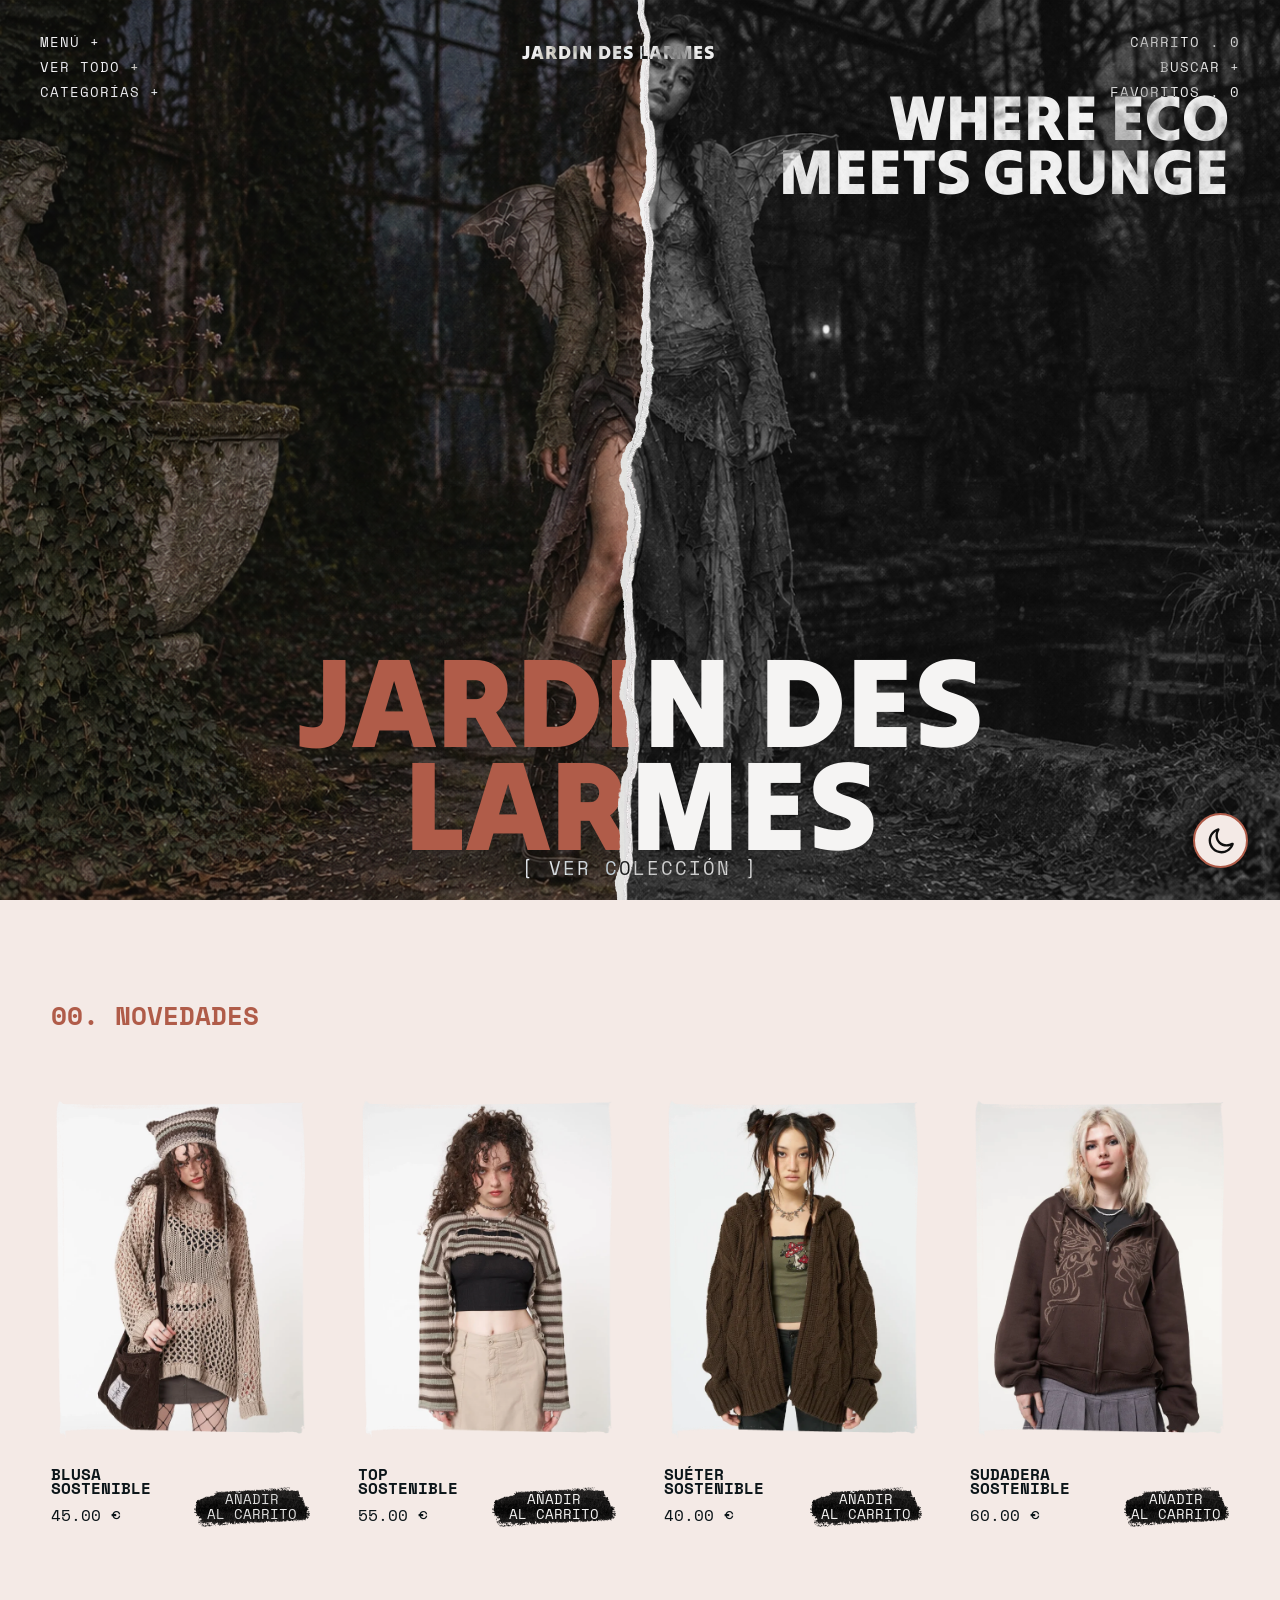
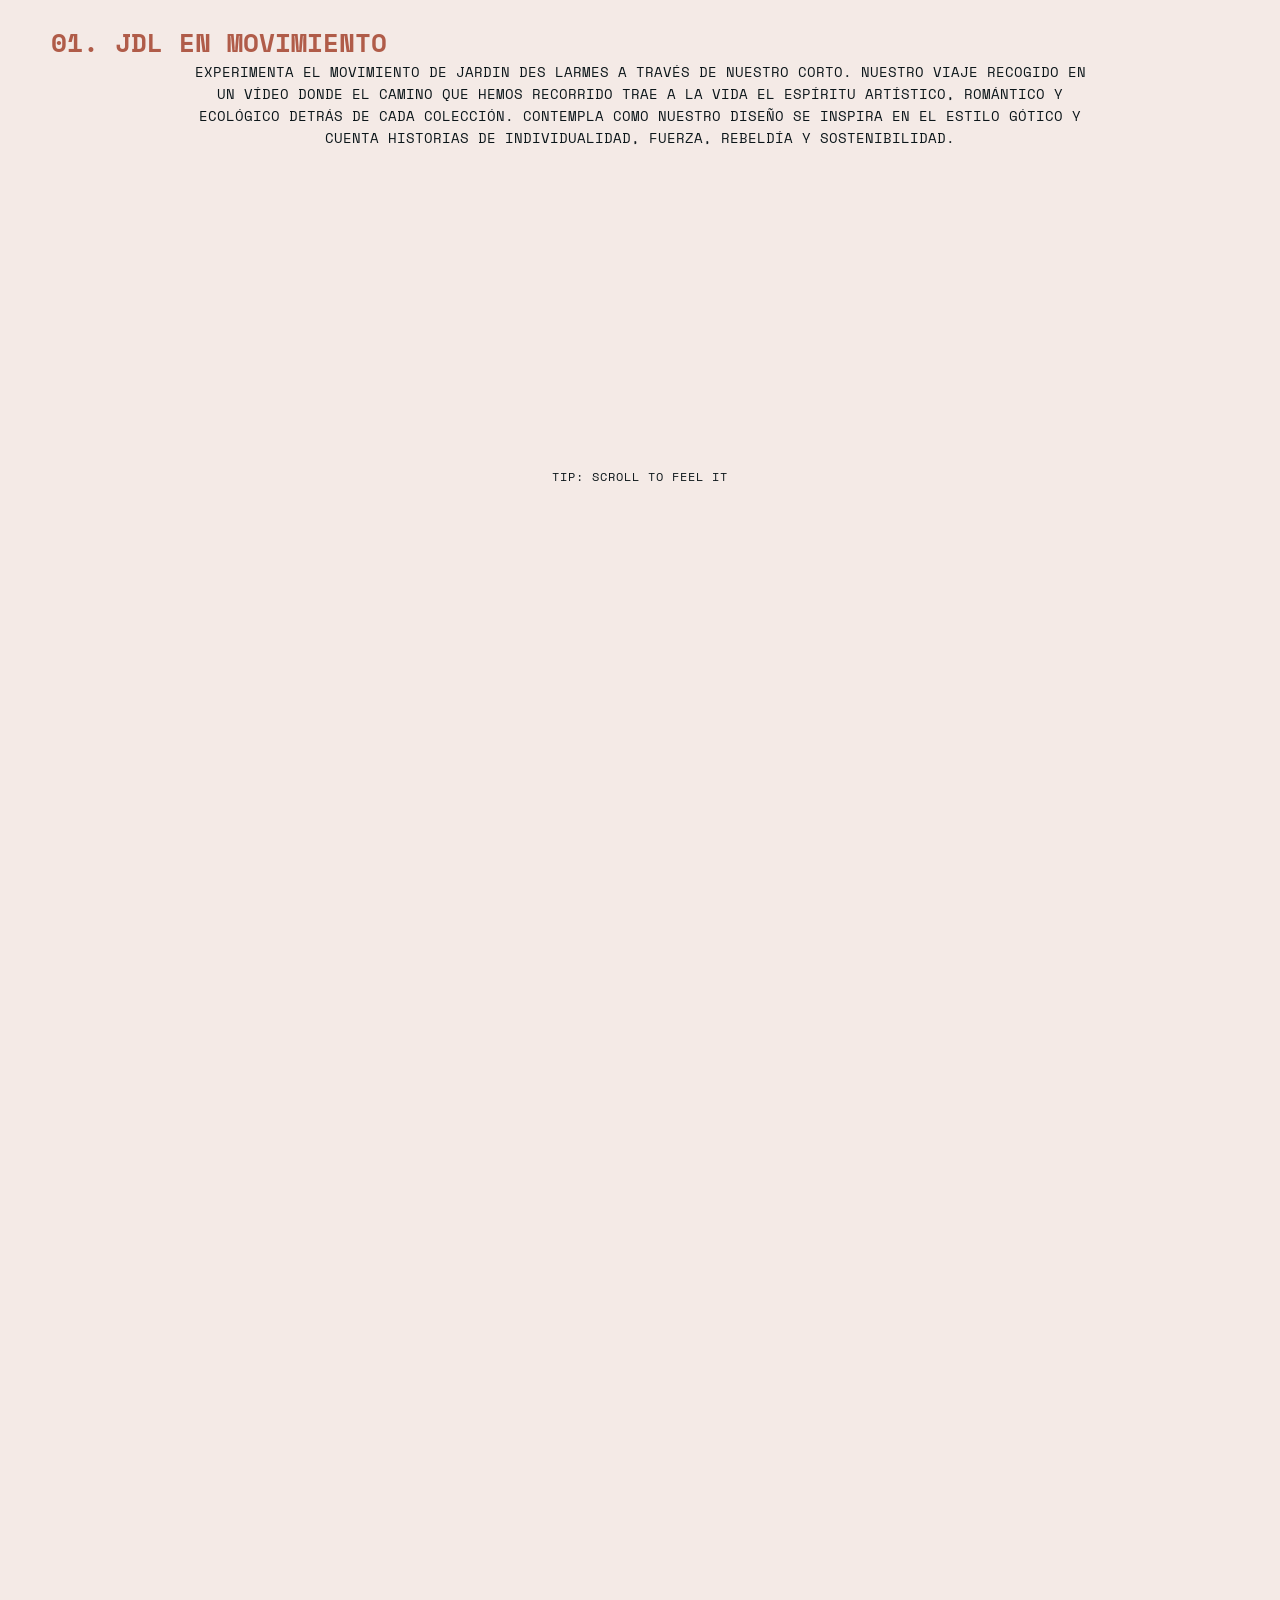
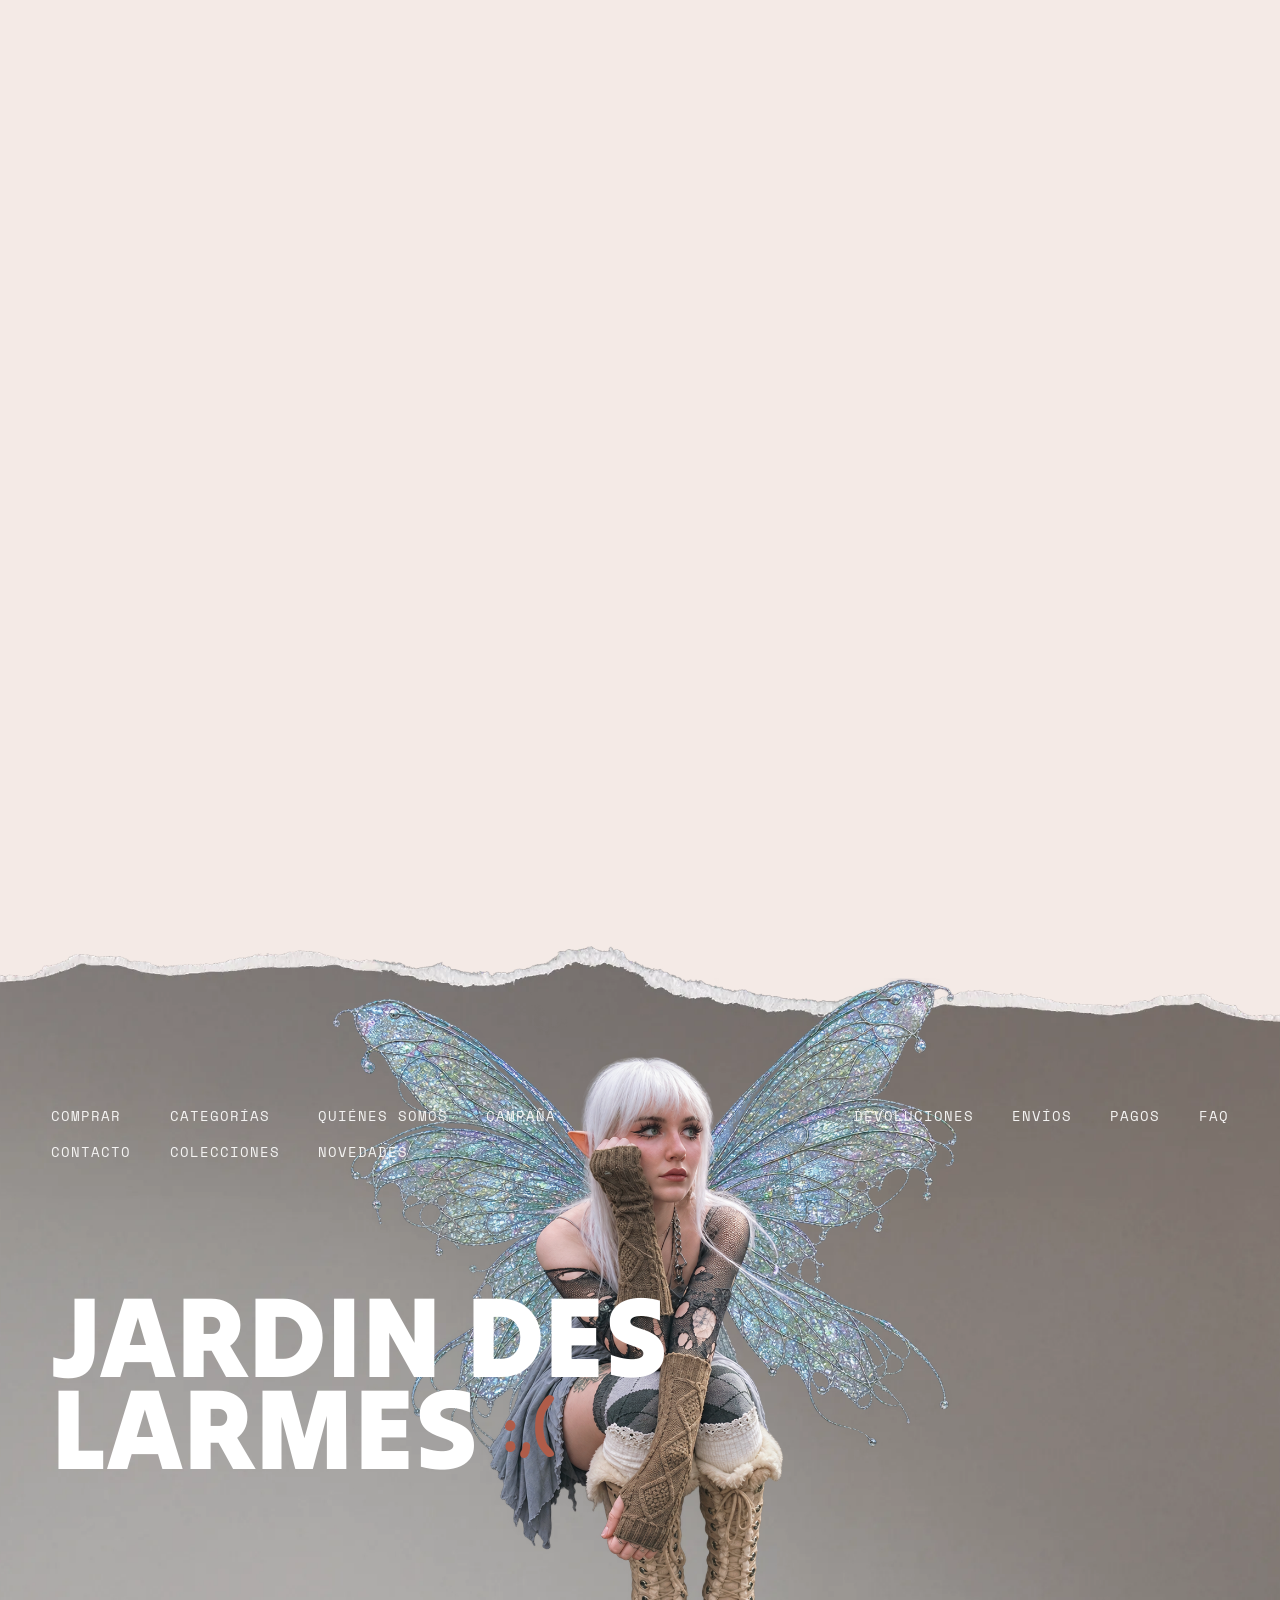
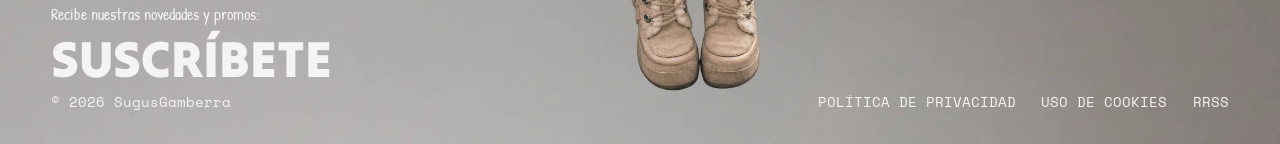
<file: index.html>
<!DOCTYPE html>
<html lang="es">
<head>
    <meta charset="UTF-8">
    <meta name="viewport" content="width=device-width, initial-scale=1.0">
    <title>Jardin des Larmes</title>
    <link rel="preconnect" href="https://fonts.googleapis.com">
    <link rel="preconnect" href="https://fonts.gstatic.com" crossorigin>
    <link href="https://fonts.googleapis.com/css2?family=Patrick+Hand&family=Space+Mono:ital,wght@0,400;0,700;1,400;1,700&family=Tilt+Warp&display=swap" rel="stylesheet">
    <!-- le he metido id para cambiar el css con un poco de js -->
    <link id="link-estilos" rel="stylesheet" href="estilos.css">
</head>
<body>
    <!-- cabecera, uso texto-negativo para q el color haga contraste automatico con las fotos del carrusel-->
    <header class="cabecera texto-negativo">
        <!--menu izq: los enlaces tienen un garabato svg q animo al pasar el raton
        el svg lo hice en https://yqnn.github.io/svg-path-editor/ probando lo q mas m convencia de a poco-->
        <div class="cabecera__izquierda">
            <nav class="cabecera__nav">
                <a href="#" class="enlace-nav">Menú +<svg class="garabato" viewBox="0 0 100 40" preserveAspectRatio="none"><path d="M5,15 Q30,5 95,15 Q60,30 10,20 Q45,10 90,25" pathLength="1"></path></svg></a>
                <a href="#" class="enlace-nav">Ver todo +<svg class="garabato" viewBox="0 0 100 40" preserveAspectRatio="none"><path d="M5,20 Q40,10 95,18 Q50,28 15,22 Q60,15 90,26" pathLength="1"></path></svg></a>
                <a href="#" class="enlace-nav">Categorías +<svg class="garabato" viewBox="0 0 100 40" preserveAspectRatio="none"><path d="M10,18 Q45,5 90,15 Q40,30 5,20 Q55,12 95,25" pathLength="1"></path></svg></a>
            </nav>
        </div>
        <!--logo: le separo la cara triste en un span xk le quiero dar vidilla independiente en los estilos-->
        <div class="cabecera__centro">
            <a href="#" class="logo-principal">Jardin des Larmes <span class="carita-triste">:,(</span></a>
        </div>
        <!--menu drcho: mointado igual q el izquierod-->
        <div class="cabecera__derecha">
            <nav class="cabecera__nav">
                <a href="#" class="enlace-nav">Carrito . 0<svg class="garabato" viewBox="0 0 100 40" preserveAspectRatio="none"><path d="M5,15 Q30,5 95,15 Q60,30 10,20 Q45,10 90,25" pathLength="1"></path></svg></a>
                <a href="#" class="enlace-nav">Buscar +<svg class="garabato" viewBox="0 0 100 40" preserveAspectRatio="none"><path d="M10,18 Q45,5 90,15 Q40,30 5,20 Q55,12 95,25" pathLength="1"></path></svg></a>
                <a href="#" class="enlace-nav">Favoritos . 0<svg class="garabato" viewBox="0 0 100 40" preserveAspectRatio="none"><path d="M5,20 Q40,10 95,18 Q50,28 15,22 Q60,15 90,26" pathLength="1"></path></svg></a>
            </nav>
        </div>
        <!--botno hamburguesa resposnivb, no es funcional era x usar el media querie clasico sin el clamp-->
        <button class="menu-hamburguesa" aria-label="Abrir menú">
            <svg width="28" height="28" viewBox="0 0 24 24" fill="none" stroke="currentColor" stroke-width="2.5" stroke-linecap="round">
                <line x1="3" y1="6" x2="21" y2="6"></line>
                <line x1="3" y1="12" x2="21" y2="12"></line>
                <line x1="3" y1="18" x2="21" y2="18"></line>
            </svg>
        </button>
    </header>
    <!-- portada: uso un contenedor con perspective en CSS para darle el volumen 3D al carrusel-->
    <main class="seccion-portada">
        <div class="mascara-contenedor">
            <!--es un cubo invisible que voy a hacer rotar en el eje x usando JS-->
            <div class="portada__carrusel-fondo">
                <!--diapositiva 1: cada cara del cubo se divide en dos capas superpuestas para q en una lleve el
                blanco y negro y en la otra lleve la imagen a color-->
                <div class="diapositiva">
                    <div class="capa-base">
                        <img src="img/jardin.png" alt="Jardin des Larmes" class="img-carrusel">
                        <div class="portada__info-coleccion"><h2 class="titulo-coleccion titulo-coleccion--base txt-carrusel">JARDIN DES<br>LARMES</h2></div>
                    </div>
                    <div class="capa-mascara">
                        <img src="img/jardin.png" alt="Jardin des Larmes" class="img-carrusel">
                        <div class="portada__info-coleccion"><h2 class="titulo-coleccion titulo-coleccion--rojo txt-carrusel">JARDIN DES<br>LARMES</h2></div>
                    </div>
                </div>
                <!--diapo 2-->
                <div class="diapositiva">
                    <div class="capa-base">
                        <img src="img/solsticio.png" alt="Solstice d'été" class="img-carrusel">
                        <div class="portada__info-coleccion"><h2 class="titulo-coleccion titulo-coleccion--base txt-carrusel">SOLSTICE<br>D'ÉTÉ</h2></div>
                    </div>
                    <div class="capa-mascara">
                        <img src="img/solsticio.png" alt="Solstice d'été" class="img-carrusel">
                        <div class="portada__info-coleccion"><h2 class="titulo-coleccion titulo-coleccion--rojo txt-carrusel">SOLSTICE<br>D'ÉTÉ</h2></div>
                    </div>
                </div>
                <!--diapo 3-->
                <div class="diapositiva">
                    <div class="capa-base">
                        <img src="img/noche.png" alt="Nuit des fées" class="img-carrusel">
                        <div class="portada__info-coleccion"><h2 class="titulo-coleccion titulo-coleccion--base txt-carrusel">NUIT DES<br>FÉES</h2></div>
                    </div>
                    <div class="capa-mascara">
                        <img src="img/noche.png" alt="Nuit des fées" class="img-carrusel">
                        <div class="portada__info-coleccion"><h2 class="titulo-coleccion titulo-coleccion--rojo txt-carrusel">NUIT DES<br>FÉES</h2></div>
                    </div>
                </div>
                <!--diapo 4-->
                <div class="diapositiva">
                    <div class="capa-base">
                        <img src="img/bosque.png" alt="Forêt enchantée" class="img-carrusel">
                        <div class="portada__info-coleccion"><h2 class="titulo-coleccion titulo-coleccion--base txt-carrusel">FORÊT<br>ENCHANTÉE</h2></div>
                    </div>
                    <div class="capa-mascara">
                        <img src="img/bosque.png" alt="Forêt enchantée" class="img-carrusel">
                        <div class="portada__info-coleccion"><h2 class="titulo-coleccion titulo-coleccion--rojo txt-carrusel">FORÊT<br>ENCHANTÉE</h2></div>
                    </div>
                </div>
            </div>
        </div>
        <!--superpongo el texto a todo el bloque del 3d y con el id para que el script sepa donde tiene q inyectar grunge o goth-->
        <div class="portada__contenido texto-negativo">
            <h1 class="portada__eslogan" id="eslogan-portada">WHERE ECO<br>MEETS GRUNGE</h1>
            <!--cta-->
            <a href="#coleccion" class="enlace-coleccion texto-negativo">
                <span class="texto-diferencia">[ VER COLECCIÓN ]</span>
                <svg class="garabato" viewBox="0 0 100 40" preserveAspectRatio="none"><path d="M5,20 Q40,10 95,18 Q50,28 15,22 Q60,15 90,26" pathLength="1"></path></svg>
            </a>
        </div>
    </main>
    <!--novedades:tiro d css grid para q las columnas se monten solas segun el ancho de la pantalla
    sin volverme loca con media queries -->
    <section class="seccion-nuevos" id="nuevos">
        <h2 class="titulo-seccion">00. NOVEDADES</h2>
        <div class="cuadricula-productos">
            <!--este es el patron reutilizable,la misma estructura exacta me vale para todas las secciones de la tienda
            este patron se repite para el resto d productos-->
            <article class="tarjeta-producto">
                <!--la imagen lleva aspect-ratio fijo y object-fit en el CSS para que ninguna foto d modelo se deforme ni
                m descuadre la rejilla-->
                <img src="img/blusa.webp" alt="Blusa sostenible" class="producto-img">
                <!--aqui meto flexbox para empujar los textos a la izquierda y el boton a la derecha 
                dejandolo todo alineado por abajo -->
                <div class="producto-info">
                    <div class="producto-textos texto-negativo">
                        <h3 class="txt-producto">Blusa Sostenible</h3><p>45.00 €</p>
                    </div>
                    <!--le meto una imagen de fondo absoluta para que parezca una mancha sin ensuciar el html-->
                    <button class="boton-carrito"><img src="img/boton.webp" alt="Fondo botón" class="boton-fondo"><span class="texto-negativo">Añadir<br>al carrito</span></button>
                </div>
            </article>
            <article class="tarjeta-producto">
                <img src="img/top.webp" alt="Top sostenible" class="producto-img">
                <div class="producto-info">
                    <div class="producto-textos texto-negativo">
                        <h3 class="txt-producto">Top Sostenible</h3><p>55.00 €</p>
                    </div>
                    <button class="boton-carrito"><img src="img/boton.webp" alt="Fondo botón" class="boton-fondo"><span>Añadir<br>al carrito</span></button>
                </div>
            </article>
            <article class="tarjeta-producto">
                <img src="img/sueter.webp" alt="Suéter sostenible" class="producto-img">
                <div class="producto-info">
                    <div class="producto-textos texto-negativo">
                        <h3 class="txt-producto">Suéter Sostenible</h3><p>40.00 €</p>
                    </div>
                    <button class="boton-carrito"><img src="img/boton.webp" alt="Fondo botón" class="boton-fondo"><span>Añadir<br>al carrito</span></button>
                </div>
            </article>
            <article class="tarjeta-producto">
                <img src="img/sudadera.webp" alt="Sudadera sostenible" class="producto-img">
                <div class="producto-info">
                    <div class="producto-textos texto-negativo">
                        <h3 class="txt-producto">Sudadera Sostenible</h3><p>60.00 €</p>
                    </div>
                    <button class="boton-carrito"><img src="img/boton.webp" alt="Fondo botón" class="boton-fondo"><span>Añadir<br>al carrito</span></button>
                </div>
            </article>
        </div>
    </section>
    <!--uso view timeline para animar el video, lo veras en el pdf expuesto-->
    <section class="jdl-movimiento" id="video" style="view-timeline-name: --revelado-video; view-timeline-axis: block;">
        <div class="video-contenedor">
            <h2 class="titulo-seccion">01. JDL EN MOVIMIENTO</h2>
            <p class="texto-central texto-negativo">Experimenta el movimiento de Jardin des Larmes a través de nuestro corto. Nuestro viaje recogido en un vídeo donde el camino que hemos recorrido trae a la vida el espíritu artístico, romántico y ecológico detrás de cada colección. Contempla como nuestro diseño se inspira en el estilo gótico y cuenta historias de individualidad, fuerza, rebeldía y sostenibilidad.</p>
            <video src="media/video.mp4" autoplay loop muted playsinline style="animation-timeline: --revelado-video; animation-range: entry 100% exit 0%;"></video>
            <p class="texto-tip texto-negativo">Tip: scroll to feel it</p>
        </div>
    </section>
    <!--footer montado x capas usando posicionamiento absoluto para las imagenes y relativo para el texto -->
    <footer class="pie-pagina" id="pie-pagina">
        <!--el fondo, q enn el CSS le puse object-position: top center para que no se corte al ensanchar la pantalla-->
        <img src="img/footer.webp" alt="Fondo Footer" class="pie-fondo">
        <!--aqui le pongo la clase img-footer para que mi script de js sepa q foto cambiar al pasar al modo goth-->
        <img src="img/hada.png" alt="Modelo Footer" class="pie-modelo img-footer">
        <!--position: relative y con z-index alto para quedar por encima de las dos imágenes anteriores
        en el logo he intentado meter el texto-negativo pero no sale, no se me ocurre nada mas x el momento-->
        <div class="pie-contenido">
            <div class="pie-top">
                <nav class="pie-nav-izq"><a href="#">Comprar</a><a href="#">Categorías</a><a href="#">Quiénes somos</a><a href="#">Campaña</a><a href="#">Contacto</a><a href="#">Colecciones</a><a href="#">Novedades</a></nav>
                <nav class="pie-nav-der"><a href="#">Devoluciones</a><a href="#">Envíos</a><a href="#">Pagos</a><a href="#">FAQ</a></nav>
            </div>
            <div class="pie-centro">
                <h2 class="pie-logo texto-negativo">JARDIN DES<br> LARMES <span class="carita-triste">:,(</span></h2>
            </div>
            <div class="pie-bottom">
                <div class="pie-suscripcion">
                    <!--inicialmente puse esto para el reto pero con el video lo tuve q meter tb, ya lo deje asi hahaha-->
                    <p class="pie-directo" style="color: var(--texto-claro); font-family: var(--fuente-dibujada);">Recibe nuestras novedades y promos:</p>
                    <button class="pie-suscripcion-btn">SUSCRÍBETE</button>
                    <p class="derechos-autor">&copy; 2026 <a href="https://github.com/SugusGamberra" target="_blank">SugusGamberra</a></p>
                </div>
                <nav class="pie-legales"><a href="#">Política de privacidad</a><a href="#">Uso de cookies</a><a href="#">RRSS</a></nav>
            </div>
        </div>
    </footer>
    <!--boton d cambio d tema, como entendi q pedias 2 css pues he dicho d ponerlos con cambios pero q lo puedas ver de golpe
    directamente-->
    <button id="btn-tema" class="boton-tema" aria-label="Cambiar tema">
        <img src="img/luna.svg" alt="Tema Luna" class="icono-luna">
        <img src="img/sol.svg" alt="Tema Sol" class="icono-sol" style="display: none;">
    </button>
    <script>
        /*js carrusel y cabecera
        roto el cubo d la portada cada 8 segundos sumando 90 grados al eje x
        controlo el scroll d la cabecera,si bajo mas d 50px la encojo y si subo la devuelvo a la posicion inicial
        con transiciones suaves*/
        const carrusel = document.querySelector('.portada__carrusel-fondo');
        let anguloActual = 0;
        setInterval(() => {
            anguloActual += 90; 
            carrusel.style.transform = `translateZ(-50vh) rotateX(${anguloActual}deg)`;
        }, 8000);
        const cabecera = document.querySelector('.cabecera');
        window.addEventListener('scroll', () => {
            const desplazamientoActual = window.scrollY;
            if (desplazamientoActual > 50) {
                if (!cabecera.classList.contains('desplazada')) {
                    cabecera.classList.add('desplazada');
                    cabecera.classList.remove('desplazada-inversa');
                }
            } else {
                if (cabecera.classList.contains('desplazada')) {
                    cabecera.classList.remove('desplazada');
                    cabecera.classList.add('desplazada-inversa');
                    setTimeout(() => { cabecera.classList.remove('desplazada-inversa'); }, 700);
                }
            }
        });
        /*botn del cambio d tema
        hago un diccionario para meter todo lo q tiene q cambiar par no duplicar html*/
        const btnTema = document.getElementById('btn-tema');
        const linkEstilos = document.getElementById('link-estilos');
        const iconoSol = document.querySelector('.icono-sol');
        const iconoLuna = document.querySelector('.icono-luna');
        //tema goth
        const temaGoth = {
            css: 'estilos-alt.css',
            imgCarrusel: ['img/fleurs.png', 'img/amour.png', 'img/rossignol.png', 'img/sel.png'],
            textCarrusel: ['POITRINE DE<br>FLEURS', 'MON<br>AMOUR', 'NACHTIGALLEN<br>SEHNEN', 'GOÛT DE<br>SEL'],
            imgProductos: ['img/camisa.png', 'img/corset.png', 'img/falda.webp', 'img/sueter.jpg'],
            textProductos: ['Camisa Sostenible', 'Corset Sostenible', 'Falda Sostenible', 'Suéter Sostenible'],
            imgFooter: 'img/footer.png',
            textEslogan: 'WHERE ECO<br>MEETS GOTH'
        };
        //tema fairy q arranca x defecto
        const temaFairy = {
            css: 'estilos.css',
            imgCarrusel: ['img/jardin.png', 'img/solsticio.png', 'img/noche.png', 'img/bosque.png'],
            textCarrusel: ['JARDIN DES<br>LARMES', "SOLSTICE<br>D'ÉTÉ", 'NUIT DES<br>FÉES', 'FORÊT<br>ENCHANTÉE'],
            imgProductos: ['img/blusa.webp', 'img/top.webp', 'img/sueter.webp', 'img/sudadera.webp'],
            textProductos: ['Blusa Sostenible', 'Top Sostenible', 'Suéter Sostenible', 'Sudadera Sostenible'],
            imgFooter: 'img/hada.png',
            textEslogan: 'WHERE ECO<br>MEETS GRUNGE'
        };
        let esFairy = true;
        /* al clicar en el boton flotante invierto el estado y aplico los camvios d todo a la vez*/
        btnTema.addEventListener('click', () => {
            esFairy = !esFairy;
            const temaActivo = esFairy ? temaFairy : temaGoth;
            linkEstilos.setAttribute('href', temaActivo.css);
            iconoSol.style.display = esFairy ? 'none' : 'block';
            iconoLuna.style.display = esFairy ? 'block' : 'none';
            document.querySelectorAll('.diapositiva').forEach((diapo, i) => {
                diapo.querySelectorAll('img.img-carrusel').forEach(img => img.src = temaActivo.imgCarrusel[i]);
                diapo.querySelectorAll('.txt-carrusel').forEach(txt => txt.innerHTML = temaActivo.textCarrusel[i]);
            });
            document.querySelectorAll('.tarjeta-producto').forEach((tarjeta, i) => {
                tarjeta.querySelector('.producto-img').src = temaActivo.imgProductos[i];
                tarjeta.querySelector('.txt-producto').textContent = temaActivo.textProductos[i];
            });
            document.querySelector('.img-footer').src = temaActivo.imgFooter;
            document.getElementById('eslogan-portada').innerHTML = temaActivo.textEslogan;
        });
    </script>
</body>
</html>
</file>
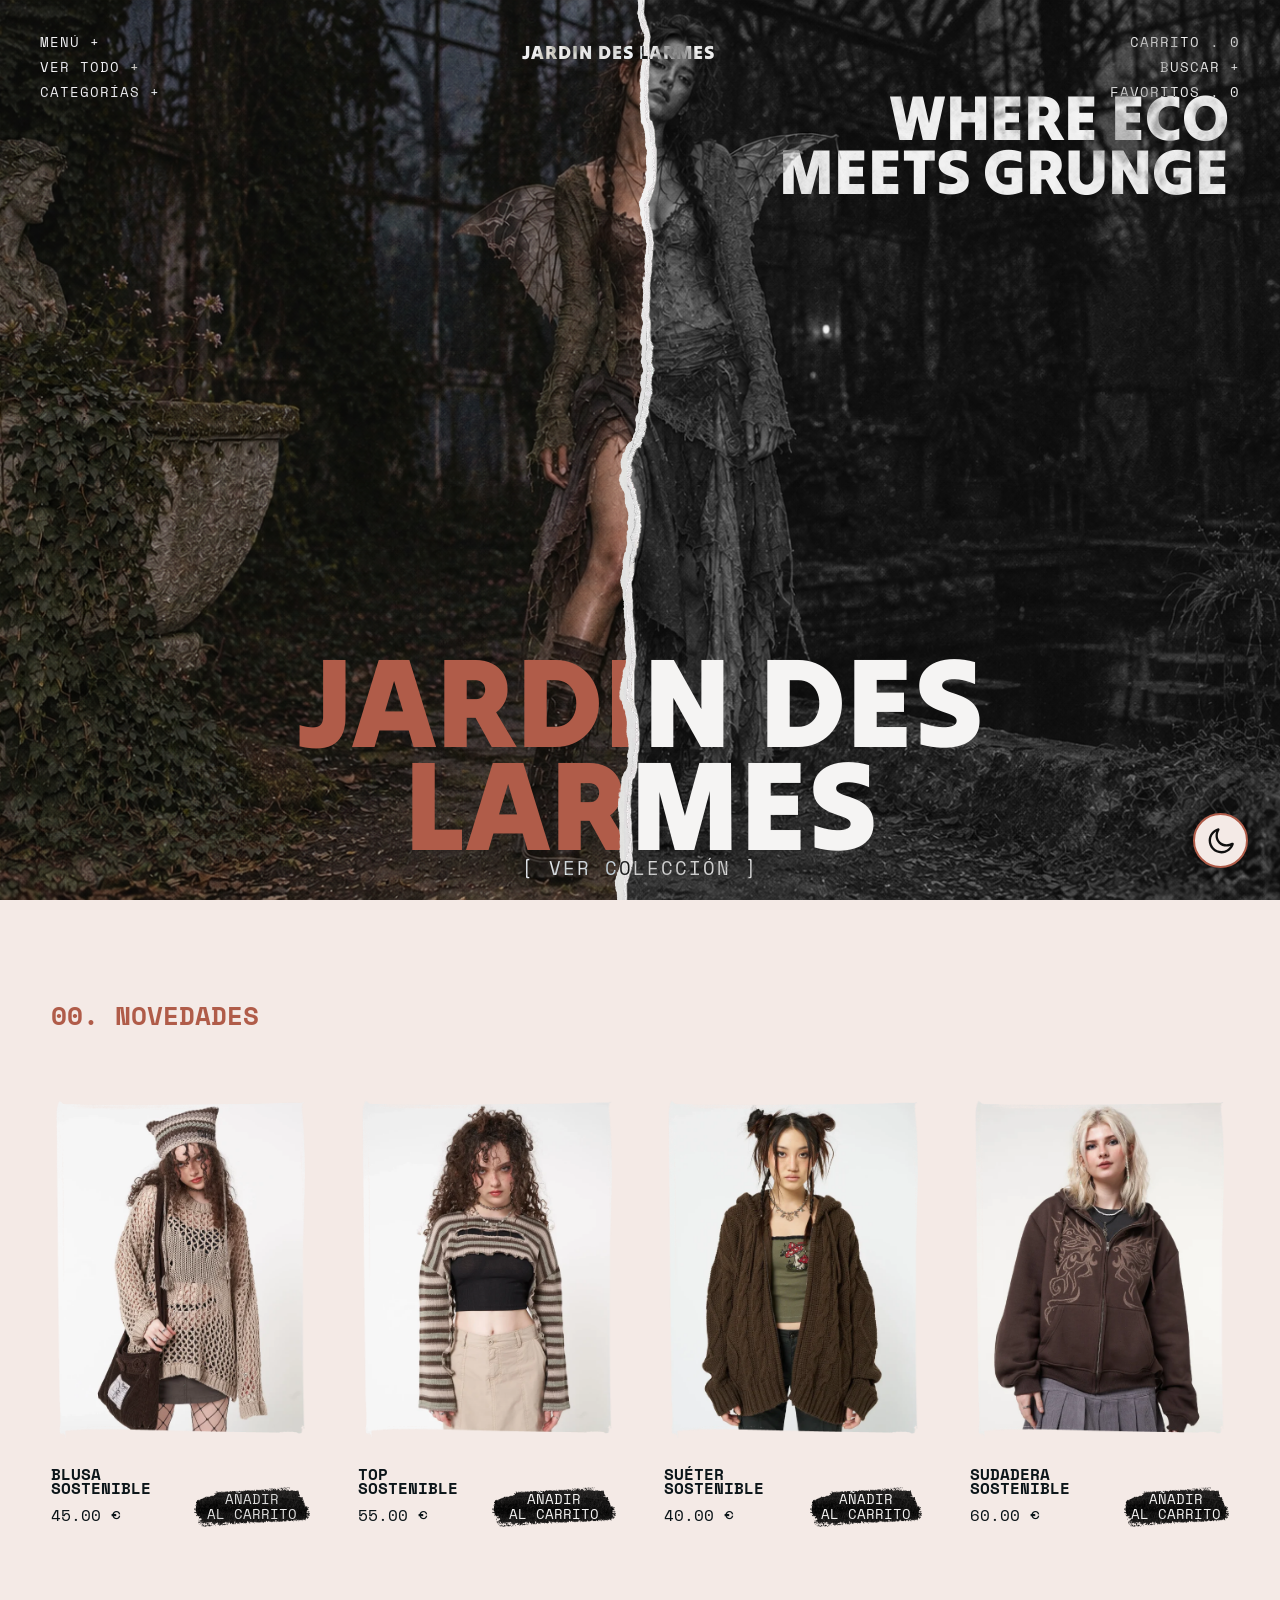
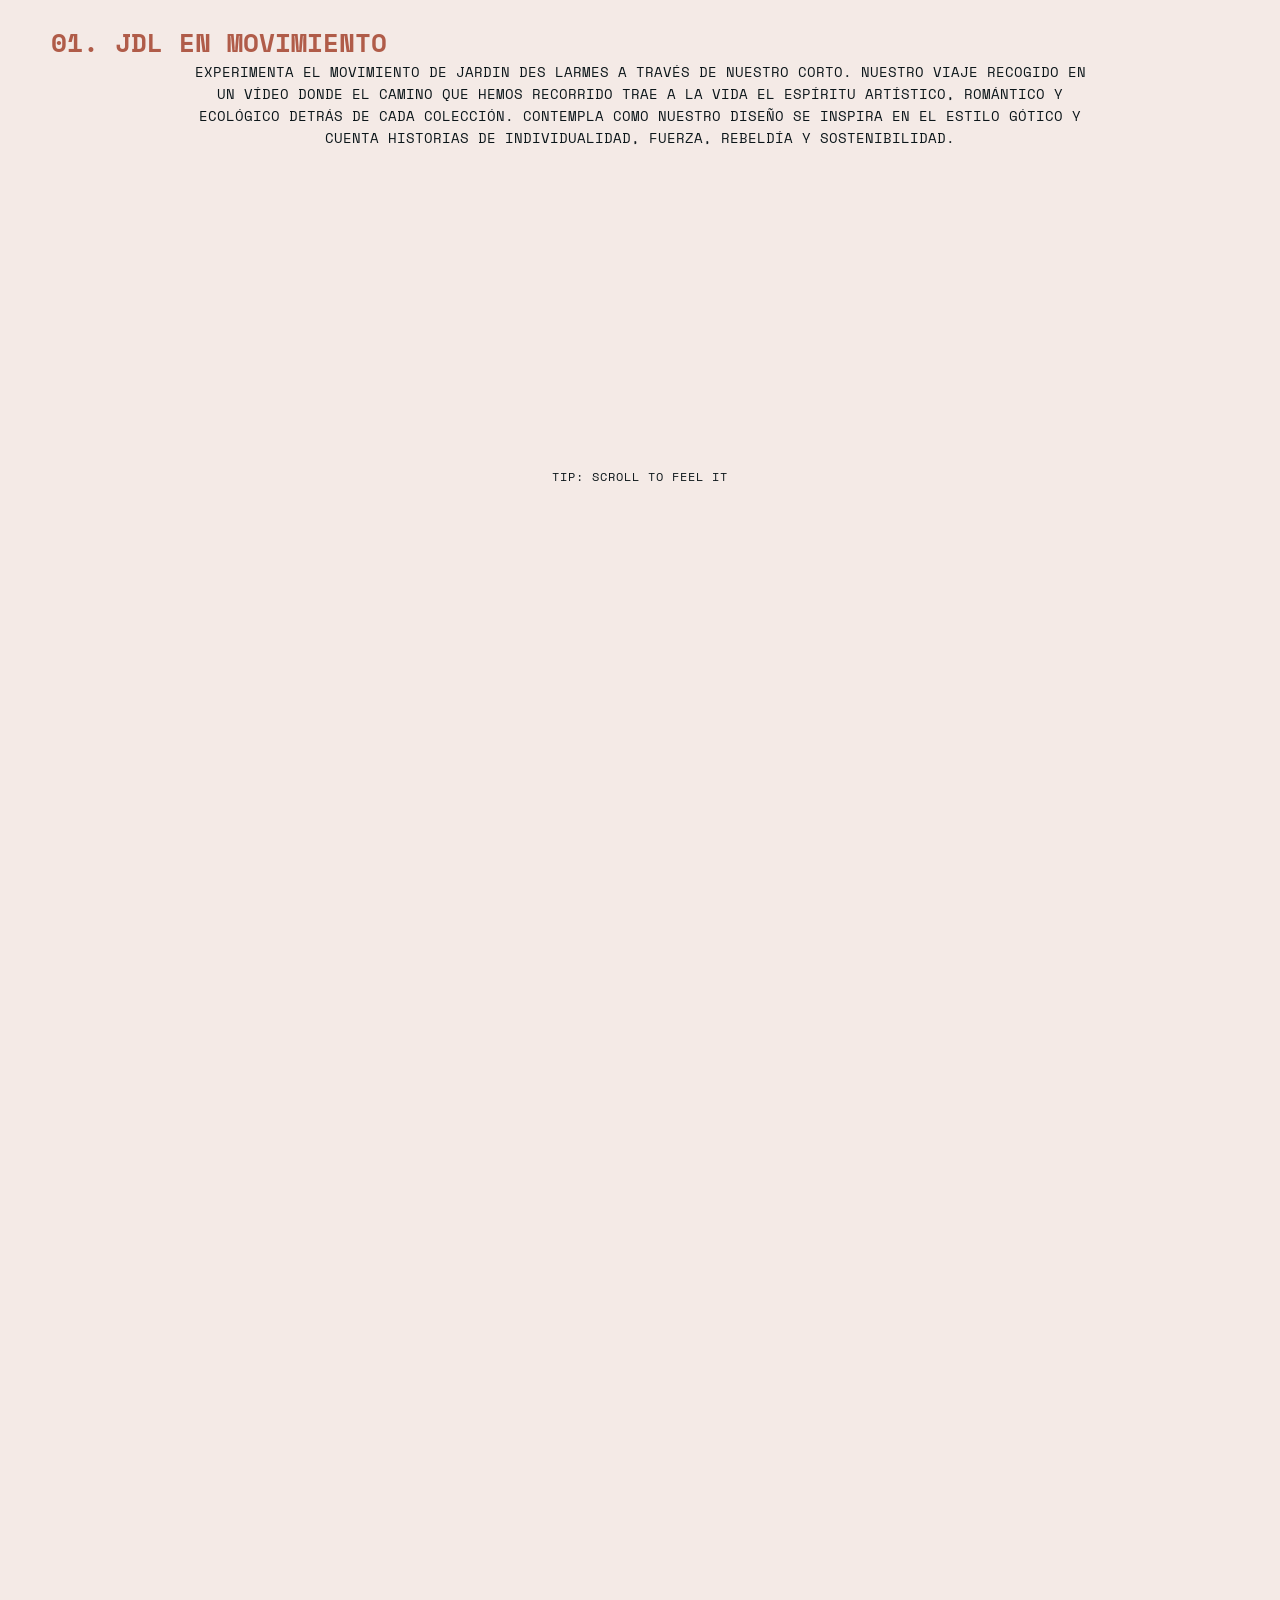
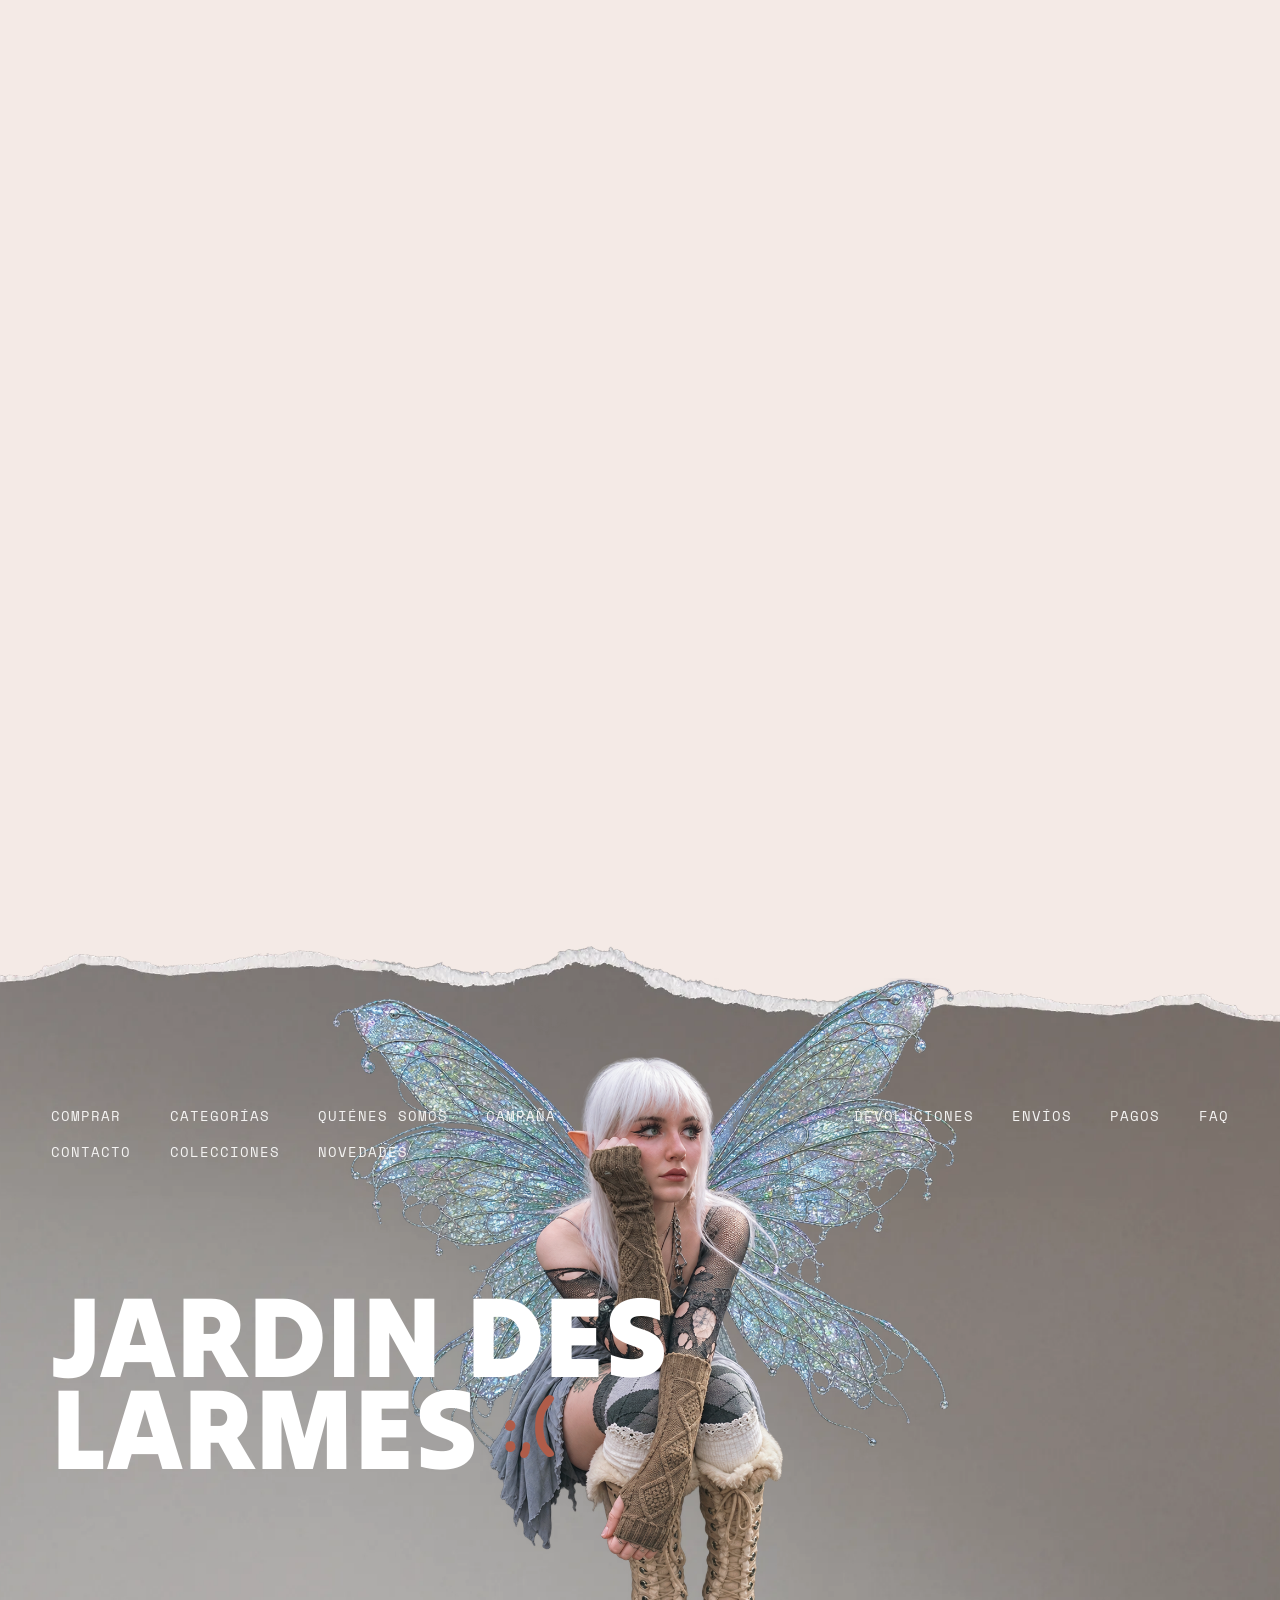
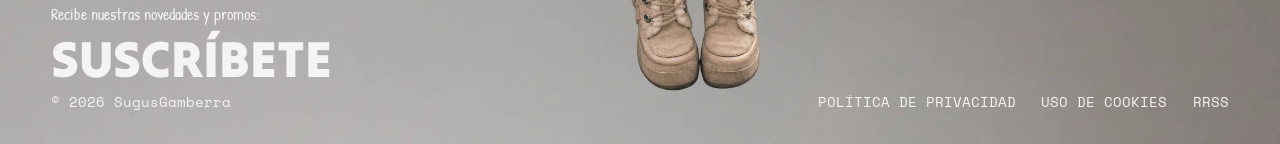
<file: src/index.html>
<!DOCTYPE html>
<html lang="es">
<head>
    <meta charset="UTF-8">
    <meta name="viewport" content="width=device-width, initial-scale=1.0">
    <title>Jardin des Larmes</title>
    <link rel="preconnect" href="https://fonts.googleapis.com">
    <link rel="preconnect" href="https://fonts.gstatic.com" crossorigin>
    <link href="https://fonts.googleapis.com/css2?family=Patrick+Hand&family=Space+Mono:ital,wght@0,400;0,700;1,400;1,700&family=Tilt+Warp&display=swap" rel="stylesheet">
    <!-- le he metido id para cambiar el css con un poco de js -->
    <link id="link-estilos" rel="stylesheet" href="estilos.css">
</head>
<body>
    <!-- cabecera, uso texto-negativo para q el color haga contraste automatico con las fotos del carrusel-->
    <header class="cabecera texto-negativo">
        <!--menu izq: los enlaces tienen un garabato svg q animo al pasar el raton
        el svg lo hice en https://yqnn.github.io/svg-path-editor/ probando lo q mas m convencia de a poco-->
        <div class="cabecera__izquierda">
            <nav class="cabecera__nav">
                <a href="#" class="enlace-nav">Menú +<svg class="garabato" viewBox="0 0 100 40" preserveAspectRatio="none"><path d="M5,15 Q30,5 95,15 Q60,30 10,20 Q45,10 90,25" pathLength="1"></path></svg></a>
                <a href="#" class="enlace-nav">Ver todo +<svg class="garabato" viewBox="0 0 100 40" preserveAspectRatio="none"><path d="M5,20 Q40,10 95,18 Q50,28 15,22 Q60,15 90,26" pathLength="1"></path></svg></a>
                <a href="#" class="enlace-nav">Categorías +<svg class="garabato" viewBox="0 0 100 40" preserveAspectRatio="none"><path d="M10,18 Q45,5 90,15 Q40,30 5,20 Q55,12 95,25" pathLength="1"></path></svg></a>
            </nav>
        </div>
        <!--logo: le separo la cara triste en un span xk le quiero dar vidilla independiente en los estilos-->
        <div class="cabecera__centro">
            <a href="#" class="logo-principal">Jardin des Larmes <span class="carita-triste">:,(</span></a>
        </div>
        <!--menu drcho: mointado igual q el izquierod-->
        <div class="cabecera__derecha">
            <nav class="cabecera__nav">
                <a href="#" class="enlace-nav">Carrito . 0<svg class="garabato" viewBox="0 0 100 40" preserveAspectRatio="none"><path d="M5,15 Q30,5 95,15 Q60,30 10,20 Q45,10 90,25" pathLength="1"></path></svg></a>
                <a href="#" class="enlace-nav">Buscar +<svg class="garabato" viewBox="0 0 100 40" preserveAspectRatio="none"><path d="M10,18 Q45,5 90,15 Q40,30 5,20 Q55,12 95,25" pathLength="1"></path></svg></a>
                <a href="#" class="enlace-nav">Favoritos . 0<svg class="garabato" viewBox="0 0 100 40" preserveAspectRatio="none"><path d="M5,20 Q40,10 95,18 Q50,28 15,22 Q60,15 90,26" pathLength="1"></path></svg></a>
            </nav>
        </div>
        <!--botno hamburguesa resposnivb, no es funcional era x usar el media querie clasico sin el clamp-->
        <button class="menu-hamburguesa" aria-label="Abrir menú">
            <svg width="28" height="28" viewBox="0 0 24 24" fill="none" stroke="currentColor" stroke-width="2.5" stroke-linecap="round">
                <line x1="3" y1="6" x2="21" y2="6"></line>
                <line x1="3" y1="12" x2="21" y2="12"></line>
                <line x1="3" y1="18" x2="21" y2="18"></line>
            </svg>
        </button>
    </header>
    <!-- portada: uso un contenedor con perspective en CSS para darle el volumen 3D al carrusel-->
    <main class="seccion-portada">
        <div class="mascara-contenedor">
            <!--es un cubo invisible que voy a hacer rotar en el eje x usando JS-->
            <div class="portada__carrusel-fondo">
                <!--diapositiva 1: cada cara del cubo se divide en dos capas superpuestas para q en una lleve el
                blanco y negro y en la otra lleve la imagen a color-->
                <div class="diapositiva">
                    <div class="capa-base">
                        <img src="/img/jardin.png" alt="Jardin des Larmes" class="img-carrusel">
                        <div class="portada__info-coleccion"><h2 class="titulo-coleccion titulo-coleccion--base txt-carrusel">JARDIN DES<br>LARMES</h2></div>
                    </div>
                    <div class="capa-mascara">
                        <img src="/img/jardin.png" alt="Jardin des Larmes" class="img-carrusel">
                        <div class="portada__info-coleccion"><h2 class="titulo-coleccion titulo-coleccion--rojo txt-carrusel">JARDIN DES<br>LARMES</h2></div>
                    </div>
                </div>
                <!--diapo 2-->
                <div class="diapositiva">
                    <div class="capa-base">
                        <img src="/img/solsticio.png" alt="Solstice d'été" class="img-carrusel">
                        <div class="portada__info-coleccion"><h2 class="titulo-coleccion titulo-coleccion--base txt-carrusel">SOLSTICE<br>D'ÉTÉ</h2></div>
                    </div>
                    <div class="capa-mascara">
                        <img src="/img/solsticio.png" alt="Solstice d'été" class="img-carrusel">
                        <div class="portada__info-coleccion"><h2 class="titulo-coleccion titulo-coleccion--rojo txt-carrusel">SOLSTICE<br>D'ÉTÉ</h2></div>
                    </div>
                </div>
                <!--diapo 3-->
                <div class="diapositiva">
                    <div class="capa-base">
                        <img src="/img/noche.png" alt="Nuit des fées" class="img-carrusel">
                        <div class="portada__info-coleccion"><h2 class="titulo-coleccion titulo-coleccion--base txt-carrusel">NUIT DES<br>FÉES</h2></div>
                    </div>
                    <div class="capa-mascara">
                        <img src="/img/noche.png" alt="Nuit des fées" class="img-carrusel">
                        <div class="portada__info-coleccion"><h2 class="titulo-coleccion titulo-coleccion--rojo txt-carrusel">NUIT DES<br>FÉES</h2></div>
                    </div>
                </div>
                <!--diapo 4-->
                <div class="diapositiva">
                    <div class="capa-base">
                        <img src="/img/bosque.png" alt="Forêt enchantée" class="img-carrusel">
                        <div class="portada__info-coleccion"><h2 class="titulo-coleccion titulo-coleccion--base txt-carrusel">FORÊT<br>ENCHANTÉE</h2></div>
                    </div>
                    <div class="capa-mascara">
                        <img src="/img/bosque.png" alt="Forêt enchantée" class="img-carrusel">
                        <div class="portada__info-coleccion"><h2 class="titulo-coleccion titulo-coleccion--rojo txt-carrusel">FORÊT<br>ENCHANTÉE</h2></div>
                    </div>
                </div>
            </div>
        </div>
        <!--superpongo el texto a todo el bloque del 3d y con el id para que el script sepa donde tiene q inyectar grunge o goth-->
        <div class="portada__contenido texto-negativo">
            <h1 class="portada__eslogan" id="eslogan-portada">WHERE ECO<br>MEETS GRUNGE</h1>
            <!--cta-->
            <a href="#coleccion" class="enlace-coleccion texto-negativo">
                <span class="texto-diferencia">[ VER COLECCIÓN ]</span>
                <svg class="garabato" viewBox="0 0 100 40" preserveAspectRatio="none"><path d="M5,20 Q40,10 95,18 Q50,28 15,22 Q60,15 90,26" pathLength="1"></path></svg>
            </a>
        </div>
    </main>
    <!--novedades:tiro d css grid para q las columnas se monten solas segun el ancho de la pantalla
    sin volverme loca con media queries -->
    <section class="seccion-nuevos" id="nuevos">
        <h2 class="titulo-seccion">00. NOVEDADES</h2>
        <div class="cuadricula-productos">
            <!--este es el patron reutilizable,la misma estructura exacta me vale para todas las secciones de la tienda
            este patron se repite para el resto d productos-->
            <article class="tarjeta-producto">
                <!--la imagen lleva aspect-ratio fijo y object-fit en el CSS para que ninguna foto d modelo se deforme ni
                m descuadre la rejilla-->
                <img src="/img/blusa.webp" alt="Blusa sostenible" class="producto-img">
                <!--aqui meto flexbox para empujar los textos a la izquierda y el boton a la derecha 
                dejandolo todo alineado por abajo -->
                <div class="producto-info">
                    <div class="producto-textos texto-negativo">
                        <h3 class="txt-producto">Blusa Sostenible</h3><p>45.00 €</p>
                    </div>
                    <!--le meto una imagen de fondo absoluta para que parezca una mancha sin ensuciar el html-->
                    <button class="boton-carrito"><img src="/img/boton.webp" alt="Fondo botón" class="boton-fondo"><span class="texto-negativo">Añadir<br>al carrito</span></button>
                </div>
            </article>
            <article class="tarjeta-producto">
                <img src="/img/top.webp" alt="Top sostenible" class="producto-img">
                <div class="producto-info">
                    <div class="producto-textos texto-negativo">
                        <h3 class="txt-producto">Top Sostenible</h3><p>55.00 €</p>
                    </div>
                    <button class="boton-carrito"><img src="/img/boton.webp" alt="Fondo botón" class="boton-fondo"><span>Añadir<br>al carrito</span></button>
                </div>
            </article>
            <article class="tarjeta-producto">
                <img src="/img/sueter.webp" alt="Suéter sostenible" class="producto-img">
                <div class="producto-info">
                    <div class="producto-textos texto-negativo">
                        <h3 class="txt-producto">Suéter Sostenible</h3><p>40.00 €</p>
                    </div>
                    <button class="boton-carrito"><img src="/img/boton.webp" alt="Fondo botón" class="boton-fondo"><span>Añadir<br>al carrito</span></button>
                </div>
            </article>
            <article class="tarjeta-producto">
                <img src="/img/sudadera.webp" alt="Sudadera sostenible" class="producto-img">
                <div class="producto-info">
                    <div class="producto-textos texto-negativo">
                        <h3 class="txt-producto">Sudadera Sostenible</h3><p>60.00 €</p>
                    </div>
                    <button class="boton-carrito"><img src="/img/boton.webp" alt="Fondo botón" class="boton-fondo"><span>Añadir<br>al carrito</span></button>
                </div>
            </article>
        </div>
    </section>
    <!--uso view timeline para animar el video, lo veras en el pdf expuesto-->
    <section class="jdl-movimiento" id="video" style="view-timeline-name: --revelado-video; view-timeline-axis: block;">
        <div class="video-contenedor">
            <h2 class="titulo-seccion">01. JDL EN MOVIMIENTO</h2>
            <p class="texto-central texto-negativo">Experimenta el movimiento de Jardin des Larmes a través de nuestro corto. Nuestro viaje recogido en un vídeo donde el camino que hemos recorrido trae a la vida el espíritu artístico, romántico y ecológico detrás de cada colección. Contempla como nuestro diseño se inspira en el estilo gótico y cuenta historias de individualidad, fuerza, rebeldía y sostenibilidad.</p>
            <video src="/media/video.mp4" autoplay loop muted playsinline style="animation-timeline: --revelado-video; animation-range: entry 100% exit 0%;"></video>
            <p class="texto-tip texto-negativo">Tip: scroll to feel it</p>
        </div>
    </section>
    <!--footer montado x capas usando posicionamiento absoluto para las imagenes y relativo para el texto -->
    <footer class="pie-pagina" id="pie-pagina">
        <!--el fondo, q enn el CSS le puse object-position: top center para que no se corte al ensanchar la pantalla-->
        <img src="/img/footer.webp" alt="Fondo Footer" class="pie-fondo">
        <!--aqui le pongo la clase img-footer para que mi script de js sepa q foto cambiar al pasar al modo goth-->
        <img src="/img/hada.png" alt="Modelo Footer" class="pie-modelo img-footer">
        <!--position: relative y con z-index alto para quedar por encima de las dos imágenes anteriores
        en el logo he intentado meter el texto-negativo pero no sale, no se me ocurre nada mas x el momento-->
        <div class="pie-contenido">
            <div class="pie-top">
                <nav class="pie-nav-izq"><a href="#">Comprar</a><a href="#">Categorías</a><a href="#">Quiénes somos</a><a href="#">Campaña</a><a href="#">Contacto</a><a href="#">Colecciones</a><a href="#">Novedades</a></nav>
                <nav class="pie-nav-der"><a href="#">Devoluciones</a><a href="#">Envíos</a><a href="#">Pagos</a><a href="#">FAQ</a></nav>
            </div>
            <div class="pie-centro">
                <h2 class="pie-logo texto-negativo">JARDIN DES<br> LARMES <span class="carita-triste">:,(</span></h2>
            </div>
            <div class="pie-bottom">
                <div class="pie-suscripcion">
                    <!--inicialmente puse esto para el reto pero con el video lo tuve q meter tb, ya lo deje asi hahaha-->
                    <p class="pie-directo" style="color: var(--texto-claro); font-family: var(--fuente-dibujada);">Recibe nuestras novedades y promos:</p>
                    <button class="pie-suscripcion-btn">SUSCRÍBETE</button>
                    <p class="derechos-autor">&copy; 2026 <a href="https://github.com/SugusGamberra" target="_blank">SugusGamberra</a></p>
                </div>
                <nav class="pie-legales"><a href="#">Política de privacidad</a><a href="#">Uso de cookies</a><a href="#">RRSS</a></nav>
            </div>
        </div>
    </footer>
    <!--boton d cambio d tema, como entendi q pedias 2 css pues he dicho d ponerlos con cambios pero q lo puedas ver de golpe
    directamente-->
    <button id="btn-tema" class="boton-tema" aria-label="Cambiar tema">
        <img src="/img/luna.svg" alt="Tema Luna" class="icono-luna">
        <img src="/img/sol.svg" alt="Tema Sol" class="icono-sol" style="display: none;">
    </button>
    <script>
        /*js carrusel y cabecera
        roto el cubo d la portada cada 8 segundos sumando 90 grados al eje x
        controlo el scroll d la cabecera,si bajo mas d 50px la encojo y si subo la devuelvo a la posicion inicial
        con transiciones suaves*/
        const carrusel = document.querySelector('.portada__carrusel-fondo');
        let anguloActual = 0;
        setInterval(() => {
            anguloActual += 90; 
            carrusel.style.transform = `translateZ(-50vh) rotateX(${anguloActual}deg)`;
        }, 8000);
        const cabecera = document.querySelector('.cabecera');
        window.addEventListener('scroll', () => {
            const desplazamientoActual = window.scrollY;
            if (desplazamientoActual > 50) {
                if (!cabecera.classList.contains('desplazada')) {
                    cabecera.classList.add('desplazada');
                    cabecera.classList.remove('desplazada-inversa');
                }
            } else {
                if (cabecera.classList.contains('desplazada')) {
                    cabecera.classList.remove('desplazada');
                    cabecera.classList.add('desplazada-inversa');
                    setTimeout(() => { cabecera.classList.remove('desplazada-inversa'); }, 700);
                }
            }
        });
        /*botn del cambio d tema
        hago un diccionario para meter todo lo q tiene q cambiar par no duplicar html*/
        const btnTema = document.getElementById('btn-tema');
        const linkEstilos = document.getElementById('link-estilos');
        const iconoSol = document.querySelector('.icono-sol');
        const iconoLuna = document.querySelector('.icono-luna');
        //tema goth
        const temaGoth = {
            css: 'estilos-alt.css',
            imgCarrusel: ['/img/fleurs.png', '/img/amour.png', '/img/rossignol.png', '/img/sel.png'],
            textCarrusel: ['POITRINE DE<br>FLEURS', 'MON<br>AMOUR', 'NACHTIGALLEN<br>SEHNEN', 'GOÛT DE<br>SEL'],
            imgProductos: ['/img/camisa.png', '/img/corset.png', '/img/falda.webp', '/img/sueter.jpg'],
            textProductos: ['Camisa Sostenible', 'Corset Sostenible', 'Falda Sostenible', 'Suéter Sostenible'],
            imgFooter: '/img/footer.png',
            textEslogan: 'WHERE ECO<br>MEETS GOTH'
        };
        //tema fairy q arranca x defecto
        const temaFairy = {
            css: 'estilos.css',
            imgCarrusel: ['/img/jardin.png', '/img/solsticio.png', '/img/noche.png', '/img/bosque.png'],
            textCarrusel: ['JARDIN DES<br>LARMES', "SOLSTICE<br>D'ÉTÉ", 'NUIT DES<br>FÉES', 'FORÊT<br>ENCHANTÉE'],
            imgProductos: ['/img/blusa.webp', '/img/top.webp', '/img/sueter.webp', '/img/sudadera.webp'],
            textProductos: ['Blusa Sostenible', 'Top Sostenible', 'Suéter Sostenible', 'Sudadera Sostenible'],
            imgFooter: '/img/hada.png',
            textEslogan: 'WHERE ECO<br>MEETS GRUNGE'
        };
        let esFairy = true;
        /* al clicar en el boton flotante invierto el estado y aplico los camvios d todo a la vez*/
        btnTema.addEventListener('click', () => {
            esFairy = !esFairy;
            const temaActivo = esFairy ? temaFairy : temaGoth;
            linkEstilos.setAttribute('href', temaActivo.css);
            iconoSol.style.display = esFairy ? 'none' : 'block';
            iconoLuna.style.display = esFairy ? 'block' : 'none';
            document.querySelectorAll('.diapositiva').forEach((diapo, i) => {
                diapo.querySelectorAll('img.img-carrusel').forEach(img => img.src = temaActivo.imgCarrusel[i]);
                diapo.querySelectorAll('.txt-carrusel').forEach(txt => txt.innerHTML = temaActivo.textCarrusel[i]);
            });
            document.querySelectorAll('.tarjeta-producto').forEach((tarjeta, i) => {
                tarjeta.querySelector('.producto-img').src = temaActivo.imgProductos[i];
                tarjeta.querySelector('.txt-producto').textContent = temaActivo.textProductos[i];
            });
            document.querySelector('.img-footer').src = temaActivo.imgFooter;
            document.getElementById('eslogan-portada').innerHTML = temaActivo.textEslogan;
        });
    </script>
</body>
</html>
</file>
<file: estilos.css>
/*VARIABLES Y BASE
puedes leer ambos css, pero son lo mismo salvo ciertos minimos cambios... este es el q ira
mas comentado, el otro lo dejo tal cual xk hice un copypaste d este alli y solo cambie cosillas*/
:root {
    --fondo: #f4eae6;
    --rojo: #b05c49;
    --texto-claro: #f5f4f3;
    --fuente-titulos: 'Tilt Warp', sans-serif;
    --fuente-mono: 'Space Mono', monospace;
    --fuente-dibujada: 'Patrick Hand', cursive;
}
/*reseteo universal d todo para q no se descuadre nada*/
* {
    margin: 0;
    padding: 0;
    box-sizing: border-box;
}
/*estilos generales del body*/
body {
    background-color: var(--fondo);
    color: var(--texto-claro);
    font-family: var(--fuente-titulos);
}
/*UTILIDADES GLOBALES
uso mix-blend-mode difference para q el texto invierta el color segun lo que tenga debajo*/
.texto-negativo {
    mix-blend-mode: difference;
    color: #fff;
}
/*fuente titular: agrupo los elementos clave q quiero obligatoriamente en mayusuculas*/
.logo-principal, .portada__eslogan, .titulo-coleccion, .pie-logo {
    text-transform: uppercase;
}
/*fuente mono en mayus*/
.titulo-seccion, .enlace-nav, .texto-central, .texto-tip, .boton-carrito span,
.pie-top, .pie-legales, .producto-textos h3 {
    font-family: var(--fuente-mono);
    text-transform: uppercase;
}
/*fuente mono (sin forzar mayusculas)*/
.texto-diferencia, .producto-textos p, .derechos-autor {
    font-family: var(--fuente-mono);
}
/*tamaño d texto pequeño estandar*/
.enlace-nav, .texto-central, .boton-carrito span, .pie-top, .pie-legales, .derechos-autor {
    font-size: 0.85rem;
}
/*espaciado d letras para enlaces y logo*/
.logo-principal, .enlace-nav, .texto-tip, .pie-top {
    letter-spacing: 1px;
}
/*aqui empiezo a usar clamp como te comente, para q el tamaño se adapte a pantallas y tal, aunque mas abajo veras
q uso el media respetando lo q pides en el trabajo, gracias x la libertad creativa!!*/
.titulo-seccion {
    color: var(--rojo);
    font-size: clamp(1rem, 2vw, 2rem);
}
/*CUBO 3D INVISIBLE
meto una perspectiva bestial para q el efecto 3d tenga profundidad y oculto lo q sobresalga*/
.mascara-contenedor {
    perspective: 200000px;
    width: 100vw;
    height: 100vh;
    position: absolute;
    inset: 0;
    overflow: hidden;
}
/*activo el preserve-3d para q respete el espacio tridimensional y le meto una transicion suave con curva cubica d bezier*/
.portada__carrusel-fondo {
    width: 100%;
    height: 100%;
    position: absolute;
    transform-style: preserve-3d;
    transform: translateZ(-50vh); 
    transition: transform 2.2s cubic-bezier(0.37, 0, 0.63, 1);
}
/*cada cara ocupa toda la pantalla y oculto la parte d atras para q no traspasen las imagnes*/
.diapositiva {
    position: absolute;
    width: 100%;
    height: 100%;
    inset: 0;
    backface-visibility: hidden; 
}
/*posiciono cada diapo rotandola en el eje x y moviendola adelante con translate z para formar el cubo*/
.diapositiva:nth-child(1) { transform: rotateX(0deg) translateZ(50vh); }
.diapositiva:nth-child(2) { transform: rotateX(-90deg) translateZ(50vh); }
.diapositiva:nth-child(3) { transform: rotateX(-180deg) translateZ(50vh); }
.diapositiva:nth-child(4) { transform: rotateX(-270deg) translateZ(50vh); }
/* CABECERA Y NAV
flotante y arriba del todo con sus margenes laterales y separacion entre los bloques*/
.cabecera {
    position: fixed; 
    top: 2rem;
    left: 2.5rem;
    right: 2.5rem;
    display: flex;
    justify-content: space-between;
    align-items: flex-start;
    z-index: 100;
}
/*agrupo los contenedores laterales y las litsas para ordenarlos en columna con flexbox*/
.cabecera__izquierda, .cabecera__derecha, .cabecera__nav {
    display: flex;
    flex-direction: column;
}
.cabecera__nav {
    gap: 0.3rem;
}
/*heredan el color, quitan el subrayado y ajustan el ancho al texto exacto*/
.enlace-nav {
    color: inherit;
    text-decoration: none;
    position: relative;
    width: max-content;
}
/*alineo a la dcha y giro el texto para q encaje simetricamente con el diseño*/
.cabecera__derecha .enlace-nav {
    align-self: flex-end;
    text-align: right;
}
/*ANIMACION GARABATO HOVER 
posiciono el svg del garabato d forma absoluta justo encima d los enlaces, centrandolo y rotandolo un poqito*/
.garabato {
    position: absolute;
    z-index: 3;
    left: 50%;
    top: 50%;
    width: 120%;
    height: 1.5em;
    transform: translate(-50%, -48%) rotate(-2deg);
    fill: none;
    stroke: var(--rojo);
    stroke-width: 10;
    stroke-linecap: round;
    stroke-linejoin: round;
    stroke-dasharray: 1 1.1;
    stroke-dashoffset: 1.05;
    transition: stroke-dashoffset 0.6s cubic-bezier(0.45, 0, 0.55, 1);
    pointer-events: none;
}
/*con esto al psar el raton x encima se dibuja el garabato y al quitarlo se borra*/
a:hover > .garabato {
    stroke-dashoffset: 0;
}
/*LOGO CABECERA*/
.logo-principal {
    font-size: clamp(1.2rem, 1.5vw, 1.8rem);
    color: inherit;
    text-decoration: none;
    display: flex;
    align-items: center;
    gap: 0.5rem;
}
/*CARITA TRISTE (cabecera: aparece en hover / footer: siempre visible)*/
.carita-triste {
    display: inline-block;
    color: var(--rojo);
    font-family: var(--fuente-dibujada);
    font-size: 1.8rem;
    opacity: 0;
    visibility: hidden;
    transition: opacity 0.3s ease, visibility 0.3s ease;
    position: relative;
    z-index: 2;
}
/*a la carita le meto una animacion con tembleque, y weno al pasarle el raton se pone visible*/
.logo-principal:hover .carita-triste,
.pie-logo .carita-triste {
    opacity: 1;
    visibility: visible;
    animation: temblor-trazado 0.15s steps(3, end) infinite;
}
.pie-logo .carita-triste {
    font-size: 0.6em;
    bottom: 0.25em;
}
@keyframes temblor-trazado {
    0%, 100% { transform: rotate(0deg) scale(1); }
    33% { transform: rotate(-2deg) scale(1.02); }
    66% { transform: rotate(2deg) scale(0.98); }
}
/*SECCION PORTADA*/
.seccion-portada {
    position: relative;
    height: 100vh;
    display: flex;
    flex-direction: column;
}
.portada__contenido {
    position: relative;
    height: 100%;
    display: flex;
    flex-direction: column;
    justify-content: center;
    padding: 0 4vw;
    z-index: 10;
}
.portada__eslogan {
    align-self: flex-end;
    text-align: right;
    font-size: clamp(2rem, 5vw, 5rem);
    line-height: 0.85;
    margin-top: 10vh;
    margin-bottom: auto;
}
/*BLOQUE COLECCION Y MASCARAS
superpongo la capa base en blanco y negro con la capa mascara recortada y el papel roto x encima para lograr el efecto editorial*/
.capa-base, .capa-mascara {
    position: absolute;
    inset: 0;
    width: 100%;
    height: 100%;
}
.capa-base img, .capa-mascara img {
    width: 100%;
    height: 100%;
    object-fit: cover;
}
.capa-base img {
    filter: grayscale(100%);
}
.capa-mascara {
    z-index: 3;
    -webkit-mask-image: url('img/mask.webp');
    mask-image: url('img/mask.webp');
    -webkit-mask-position: center;
    mask-position: center;
    -webkit-mask-size: cover;
    mask-size: cover;
    -webkit-mask-repeat: no-repeat;
    mask-repeat: no-repeat;
    pointer-events: none;
}
.diapositiva::after {
    content: "";
    position: absolute;
    inset: 0;
    z-index: 4;
    background: url('img/papel-roto.webp') center / cover no-repeat;
    pointer-events: none;
}
.portada__info-coleccion {
    position: absolute;
    bottom: 5vh;
    left: 50%;
    transform: translateX(-50%);
    width: 100%;
    display: flex;
    justify-content: center;
    align-items: center;
}
.titulo-coleccion {
    font-size: clamp(3rem, 10vw, 12rem);
    line-height: 0.8;
    text-align: center;
    white-space: nowrap;
}
.titulo-coleccion--base { color: var(--texto-claro); }
.titulo-coleccion--rojo { color: var(--rojo); }
/*ENLCAE VER COLECCION*/
.enlace-coleccion {
    position: absolute;
    bottom: 2vh;
    left: 0;
    right: 0;
    width: max-content;
    margin: 0 auto;
    text-decoration: none;
}
.texto-diferencia {
    font-size: clamp(0.8rem, 1.5vw, 1.2rem);
    white-space: nowrap;
    letter-spacing: 2px;
    display: block;
    position: relative;
    z-index: 0;
}
/*SECCION NUEVOS
css grid con autofit y minmax para q las tarjetas se adapten sin tener q meterlas en media queries*/
.seccion-nuevos {
    padding: 6rem 4vw 2rem;
    position: relative;
    z-index: 1;
    background-color: var(--fondo);
}
.seccion-nuevos .titulo-seccion {
    margin-bottom: 4rem;
}
.cuadricula-productos {
    display: grid;
    grid-template-columns: repeat(auto-fit, minmax(250px, 1fr));
    gap: 3rem;
}
.tarjeta-producto {
    display: flex;
    flex-direction: column;
    gap: 1.5rem;
}
.producto-img {
    width: 100%;
    aspect-ratio: 3/4;
    object-fit: cover;
}
.producto-info {
    display: flex;
    justify-content: space-between;
    align-items: flex-end;
}
.producto-textos {
    display: flex;
    flex-direction: column;
    gap: 0.5rem;
}
.producto-textos h3, .producto-textos p {
    font-size: 1rem; 
}
.producto-textos h3 {
    line-height: 0.9;
}
/*BOTON CARRITO*/
.boton-carrito {
    position: relative;
    width: 130px;
    height: 40px;
    background-color: transparent;
    border: none;
    cursor: pointer;
    display: flex;
    align-items: center;
    justify-content: center;
}
.boton-fondo {
    position: absolute;
    inset: 0;
    width: 100%;
    height: 100%;
    z-index: 1;
}
.boton-carrito span {
    position: relative;
    z-index: 2;
    color: var(--texto-claro);
    text-align: center;
    line-height: 1.1;
}
/*ANIMACION SCROLL CABECERA
reorganizo el menu y escalo el logo*/
.cabecera.desplazada .cabecera__nav {
    flex-direction: row;
    gap: 2rem;
    align-items: center;
}
.cabecera.desplazada .logo-principal {
    transform: scale(0.65) translateY(-15px);
    transition: transform 0.5s ease;
}
.cabecera.desplazada .enlace-nav:nth-child(2) { animation: curva-pequena 0.6s cubic-bezier(0.25, 1, 0.5, 1) forwards; }
.cabecera.desplazada .enlace-nav:nth-child(3) { animation: curva-grande 0.7s cubic-bezier(0.25, 1, 0.5, 1) forwards; }
.cabecera.desplazada-inversa .enlace-nav:nth-child(2) { animation: curva-pequena-inversa 0.6s cubic-bezier(0.25, 1, 0.5, 1) forwards; }
.cabecera.desplazada-inversa .enlace-nav:nth-child(3) { animation: curva-grande-inversa 0.7s cubic-bezier(0.25, 1, 0.5, 1) forwards; }
@keyframes curva-pequena { 0%, 100% { transform: translate(0, 0); } 50% { transform: translate(15px, 25px); } }
@keyframes curva-grande { 0%, 100% { transform: translate(0, 0); } 50% { transform: translate(30px, 45px); } }
@keyframes curva-pequena-inversa { 0%, 100% { transform: translate(0, 0); } 50% { transform: translate(-15px, 25px); } }
@keyframes curva-grande-inversa { 0%, 100% { transform: translate(0, 0); } 50% { transform: translate(-30px, 45px); } }
/*SECCIONV IDEO
hago un contenedor bien alto para el scroll con un elemento sticky q fija el video y al scrollear expande la
mascara del corazon (o contrae si es al reves)*/
.jdl-movimiento {
    height: 300vh;
    position: relative;
    z-index: 102;
    margin-top: -2rem; 
}
.video-contenedor {
    position: sticky;
    top: 0;
    height: 100vh;
    width: 100%;
    overflow: hidden;
    background-color: var(--fondo);
    display: flex;
    flex-direction: column;
    justify-content: center;
    align-items: center;
}
.video-contenedor .titulo-seccion {
    position: absolute;
    top: 6rem;
    left: 4vw; 
    z-index: 10;
}
.texto-central, .texto-tip {
    position: absolute;
    pointer-events: none;
}
.texto-central {
    top: 15%; 
    width: 70%; 
    max-width: 900px; 
    text-align: center;
    line-height: 1.6;
    z-index: 10;
}
.texto-tip {
    bottom: 38%; 
    font-size: 0.75rem;
    z-index: 9;
}
.video-contenedor video {
    width: 100%;
    height: 100%;
    object-fit: cover;
    -webkit-mask-image: url('img/corazon.png'); 
    mask-image: url('img/corazon.png');
    -webkit-mask-position: center 40%;
    mask-position: center 40%;
    -webkit-mask-repeat: no-repeat;
    mask-repeat: no-repeat;
    animation: expandir-corazon linear both;
    z-index: 10;
}
@keyframes expandir-corazon {
    0% { -webkit-mask-size: 15vw; mask-size: 15vw; }
    100% { -webkit-mask-size: 300vw; mask-size: 300vw; }
}
/*FOOTER
lo monto con capas absolutas para el fondo del papel y la modelo
el contenido queda x encima y añade soporte para reducir el movimineto*/
.pie-pagina {
    position: relative;
    z-index: 200; 
    width: 100%;
    overflow: hidden;
    color: var(--texto-claro);
    margin-top: -9vh; 
}
.pie-fondo, .pie-modelo {
    position: absolute;
    z-index: 1;
}
.pie-fondo {
    inset: 0;
    width: 100%;
    height: 100%;
    object-fit: cover;
    object-position: top center;
}
.pie-modelo {
    top: 4%;
    left: 50%;
    transform: translateX(-50%);
    height: 80vh; 
    object-fit: contain;
    z-index: 2;
    pointer-events: none; 
}
.pie-contenido {
    position: relative;
    z-index: 10; 
    display: flex;
    flex-direction: column;
    justify-content: space-between;
    padding: 10rem 4vw 2rem 4vw; 
    gap: 8rem; 
}
.pie-pagina a {
    color: var(--texto-claro);
    text-decoration: none;
    transition: opacity 0.3s ease;
}
.pie-pagina a:hover {
    opacity: 0.6;
}
.pie-top {
    display: flex;
    justify-content: space-between;
    align-items: flex-start;
}
.pie-nav-izq {
    display: grid;
    grid-template-columns: repeat(4, auto); 
    gap: 1rem 3vw; 
}
.pie-nav-der {
    display: flex;
    gap: 3vw; 
}
.pie-centro {
    display: flex;
    justify-content: space-between;
    align-items: center;
    flex-grow: 1; 
    pointer-events: none;
}
.pie-logo {
    font-size: clamp(6rem, 9vw, 20rem); 
    line-height: 0.8;
}
.pie-bottom {
    display: flex;
    justify-content: space-between;
    align-items: flex-end;
}
.pie-suscripcion {
    display: flex;
    flex-direction: column;
    gap: 0.5rem; 
}
.pie-suscripcion-btn {
    font-family: var(--fuente-titulos);
    font-size: clamp(3rem, 4vw, 4rem);
    color: var(--texto-claro);
    background: transparent;
    border: none;
    text-align: left;
    cursor: pointer;
    line-height: 1;
    transition: opacity 0.3s;
}
.pie-suscripcion-btn:hover {
    opacity: 0.7;
}
.pie-legales {
    display: flex;
    gap: 2vw; 
}
@media (prefers-reduced-motion: reduce) {
    .garabato, 
    .logo-principal:hover .carita-triste,
    .pie-logo .carita-triste {
        transition-duration: 0.01ms !important;
        animation-duration: 0.01ms !important;
    }
}
/*BOTON CAMBIO D TEMA
boton flotante fijo abajo a la dcha*/
.boton-tema {
    position: fixed;
    bottom: 2rem;
    right: 2rem;
    z-index: 999;
    background-color: var(--fondo);
    border: 2px solid var(--rojo);
    border-radius: 50%;
    width: 55px;
    height: 55px;
    cursor: pointer;
    display: flex;
    justify-content: center;
    align-items: center;
    transition: all 0.3s ease;
    box-shadow: 0 4px 10px rgba(0,0,0,0.2);
}
.boton-tema:hover {
    transform: scale(1.1);
    background-color: var(--rojo);
}
.boton-tema img {
    width: 28px;
    height: 28px;
    transition: filter 0.3s ease;
}
.boton-tema:hover img {
    filter: brightness(0) invert(1); 
}
/*menu hamburguesa oculto en escritoroi*/
.menu-hamburguesa {
    display: none;
    background: transparent;
    border: none;
    color: var(--texto-claro);
    cursor: pointer;
}
/* media query clasica para cuando baje de resolucoin ocultando menus laterales y mostrando la hamburguesa
muevo el logo a la izq tb*/
@media (max-width: 768px) {
    .cabecera__izquierda .cabecera__nav,
    .cabecera__derecha .cabecera__nav {
        display: none;
    }
    .menu-hamburguesa {
        display: flex;
        align-items: center;
        justify-content: center;
    }
    .cabecera {
        justify-content: space-between;
        align-items: center;
        left: -3rem;
        right: 1.5rem;
    }
}
</file>
<file: src/estilos.css>
/*VARIABLES Y BASE
puedes leer ambos css, pero son lo mismo salvo ciertos minimos cambios... este es el q ira
mas comentado, el otro lo dejo tal cual xk hice un copypaste d este alli y solo cambie cosillas*/
:root {
    --fondo: #f4eae6;
    --rojo: #b05c49;
    --texto-claro: #f5f4f3;
    --fuente-titulos: 'Tilt Warp', sans-serif;
    --fuente-mono: 'Space Mono', monospace;
    --fuente-dibujada: 'Patrick Hand', cursive;
}
/*reseteo universal d todo para q no se descuadre nada*/
* {
    margin: 0;
    padding: 0;
    box-sizing: border-box;
}
/*estilos generales del body*/
body {
    background-color: var(--fondo);
    color: var(--texto-claro);
    font-family: var(--fuente-titulos);
}
/*UTILIDADES GLOBALES
uso mix-blend-mode difference para q el texto invierta el color segun lo que tenga debajo*/
.texto-negativo {
    mix-blend-mode: difference;
    color: #fff;
}
/*fuente titular: agrupo los elementos clave q quiero obligatoriamente en mayusuculas*/
.logo-principal, .portada__eslogan, .titulo-coleccion, .pie-logo {
    text-transform: uppercase;
}
/*fuente mono en mayus*/
.titulo-seccion, .enlace-nav, .texto-central, .texto-tip, .boton-carrito span,
.pie-top, .pie-legales, .producto-textos h3 {
    font-family: var(--fuente-mono);
    text-transform: uppercase;
}
/*fuente mono (sin forzar mayusculas)*/
.texto-diferencia, .producto-textos p, .derechos-autor {
    font-family: var(--fuente-mono);
}
/*tamaño d texto pequeño estandar*/
.enlace-nav, .texto-central, .boton-carrito span, .pie-top, .pie-legales, .derechos-autor {
    font-size: 0.85rem;
}
/*espaciado d letras para enlaces y logo*/
.logo-principal, .enlace-nav, .texto-tip, .pie-top {
    letter-spacing: 1px;
}
/*aqui empiezo a usar clamp como te comente, para q el tamaño se adapte a pantallas y tal, aunque mas abajo veras
q uso el media respetando lo q pides en el trabajo, gracias x la libertad creativa!!*/
.titulo-seccion {
    color: var(--rojo);
    font-size: clamp(1rem, 2vw, 2rem);
}
/*CUBO 3D INVISIBLE
meto una perspectiva bestial para q el efecto 3d tenga profundidad y oculto lo q sobresalga*/
.mascara-contenedor {
    perspective: 200000px;
    width: 100vw;
    height: 100vh;
    position: absolute;
    inset: 0;
    overflow: hidden;
}
/*activo el preserve-3d para q respete el espacio tridimensional y le meto una transicion suave con curva cubica d bezier*/
.portada__carrusel-fondo {
    width: 100%;
    height: 100%;
    position: absolute;
    transform-style: preserve-3d;
    transform: translateZ(-50vh); 
    transition: transform 2.2s cubic-bezier(0.37, 0, 0.63, 1);
}
/*cada cara ocupa toda la pantalla y oculto la parte d atras para q no traspasen las imagnes*/
.diapositiva {
    position: absolute;
    width: 100%;
    height: 100%;
    inset: 0;
    backface-visibility: hidden; 
}
/*posiciono cada diapo rotandola en el eje x y moviendola adelante con translate z para formar el cubo*/
.diapositiva:nth-child(1) { transform: rotateX(0deg) translateZ(50vh); }
.diapositiva:nth-child(2) { transform: rotateX(-90deg) translateZ(50vh); }
.diapositiva:nth-child(3) { transform: rotateX(-180deg) translateZ(50vh); }
.diapositiva:nth-child(4) { transform: rotateX(-270deg) translateZ(50vh); }
/* CABECERA Y NAV
flotante y arriba del todo con sus margenes laterales y separacion entre los bloques*/
.cabecera {
    position: fixed; 
    top: 2rem;
    left: 2.5rem;
    right: 2.5rem;
    display: flex;
    justify-content: space-between;
    align-items: flex-start;
    z-index: 100;
}
/*agrupo los contenedores laterales y las litsas para ordenarlos en columna con flexbox*/
.cabecera__izquierda, .cabecera__derecha, .cabecera__nav {
    display: flex;
    flex-direction: column;
}
.cabecera__nav {
    gap: 0.3rem;
}
/*heredan el color, quitan el subrayado y ajustan el ancho al texto exacto*/
.enlace-nav {
    color: inherit;
    text-decoration: none;
    position: relative;
    width: max-content;
}
/*alineo a la dcha y giro el texto para q encaje simetricamente con el diseño*/
.cabecera__derecha .enlace-nav {
    align-self: flex-end;
    text-align: right;
}
/*ANIMACION GARABATO HOVER 
posiciono el svg del garabato d forma absoluta justo encima d los enlaces, centrandolo y rotandolo un poqito*/
.garabato {
    position: absolute;
    z-index: 3;
    left: 50%;
    top: 50%;
    width: 120%;
    height: 1.5em;
    transform: translate(-50%, -48%) rotate(-2deg);
    fill: none;
    stroke: var(--rojo);
    stroke-width: 10;
    stroke-linecap: round;
    stroke-linejoin: round;
    stroke-dasharray: 1 1.1;
    stroke-dashoffset: 1.05;
    transition: stroke-dashoffset 0.6s cubic-bezier(0.45, 0, 0.55, 1);
    pointer-events: none;
}
/*con esto al psar el raton x encima se dibuja el garabato y al quitarlo se borra*/
a:hover > .garabato {
    stroke-dashoffset: 0;
}
/*LOGO CABECERA*/
.logo-principal {
    font-size: clamp(1.2rem, 1.5vw, 1.8rem);
    color: inherit;
    text-decoration: none;
    display: flex;
    align-items: center;
    gap: 0.5rem;
}
/*CARITA TRISTE (cabecera: aparece en hover / footer: siempre visible)*/
.carita-triste {
    display: inline-block;
    color: var(--rojo);
    font-family: var(--fuente-dibujada);
    font-size: 1.8rem;
    opacity: 0;
    visibility: hidden;
    transition: opacity 0.3s ease, visibility 0.3s ease;
    position: relative;
    z-index: 2;
}
/*a la carita le meto una animacion con tembleque, y weno al pasarle el raton se pone visible*/
.logo-principal:hover .carita-triste,
.pie-logo .carita-triste {
    opacity: 1;
    visibility: visible;
    animation: temblor-trazado 0.15s steps(3, end) infinite;
}
.pie-logo .carita-triste {
    font-size: 0.6em;
    bottom: 0.25em;
}
@keyframes temblor-trazado {
    0%, 100% { transform: rotate(0deg) scale(1); }
    33% { transform: rotate(-2deg) scale(1.02); }
    66% { transform: rotate(2deg) scale(0.98); }
}
/*SECCION PORTADA*/
.seccion-portada {
    position: relative;
    height: 100vh;
    display: flex;
    flex-direction: column;
}
.portada__contenido {
    position: relative;
    height: 100%;
    display: flex;
    flex-direction: column;
    justify-content: center;
    padding: 0 4vw;
    z-index: 10;
}
.portada__eslogan {
    align-self: flex-end;
    text-align: right;
    font-size: clamp(2rem, 5vw, 5rem);
    line-height: 0.85;
    margin-top: 10vh;
    margin-bottom: auto;
}
/*BLOQUE COLECCION Y MASCARAS
superpongo la capa base en blanco y negro con la capa mascara recortada y el papel roto x encima para lograr el efecto editorial*/
.capa-base, .capa-mascara {
    position: absolute;
    inset: 0;
    width: 100%;
    height: 100%;
}
.capa-base img, .capa-mascara img {
    width: 100%;
    height: 100%;
    object-fit: cover;
}
.capa-base img {
    filter: grayscale(100%);
}
.capa-mascara {
    z-index: 3;
    -webkit-mask-image: url('/img/mask.webp');
    mask-image: url('/img/mask.webp');
    -webkit-mask-position: center;
    mask-position: center;
    -webkit-mask-size: cover;
    mask-size: cover;
    -webkit-mask-repeat: no-repeat;
    mask-repeat: no-repeat;
    pointer-events: none;
}
.diapositiva::after {
    content: "";
    position: absolute;
    inset: 0;
    z-index: 4;
    background: url('/img/papel-roto.webp') center / cover no-repeat;
    pointer-events: none;
}
.portada__info-coleccion {
    position: absolute;
    bottom: 5vh;
    left: 50%;
    transform: translateX(-50%);
    width: 100%;
    display: flex;
    justify-content: center;
    align-items: center;
}
.titulo-coleccion {
    font-size: clamp(3rem, 10vw, 12rem);
    line-height: 0.8;
    text-align: center;
    white-space: nowrap;
}
.titulo-coleccion--base { color: var(--texto-claro); }
.titulo-coleccion--rojo { color: var(--rojo); }
/*ENLCAE VER COLECCION*/
.enlace-coleccion {
    position: absolute;
    bottom: 2vh;
    left: 0;
    right: 0;
    width: max-content;
    margin: 0 auto;
    text-decoration: none;
}
.texto-diferencia {
    font-size: clamp(0.8rem, 1.5vw, 1.2rem);
    white-space: nowrap;
    letter-spacing: 2px;
    display: block;
    position: relative;
    z-index: 0;
}
/*SECCION NUEVOS
css grid con autofit y minmax para q las tarjetas se adapten sin tener q meterlas en media queries*/
.seccion-nuevos {
    padding: 6rem 4vw 2rem;
    position: relative;
    z-index: 1;
    background-color: var(--fondo);
}
.seccion-nuevos .titulo-seccion {
    margin-bottom: 4rem;
}
.cuadricula-productos {
    display: grid;
    grid-template-columns: repeat(auto-fit, minmax(250px, 1fr));
    gap: 3rem;
}
.tarjeta-producto {
    display: flex;
    flex-direction: column;
    gap: 1.5rem;
}
.producto-img {
    width: 100%;
    aspect-ratio: 3/4;
    object-fit: cover;
}
.producto-info {
    display: flex;
    justify-content: space-between;
    align-items: flex-end;
}
.producto-textos {
    display: flex;
    flex-direction: column;
    gap: 0.5rem;
}
.producto-textos h3, .producto-textos p {
    font-size: 1rem; 
}
.producto-textos h3 {
    line-height: 0.9;
}
/*BOTON CARRITO*/
.boton-carrito {
    position: relative;
    width: 130px;
    height: 40px;
    background-color: transparent;
    border: none;
    cursor: pointer;
    display: flex;
    align-items: center;
    justify-content: center;
}
.boton-fondo {
    position: absolute;
    inset: 0;
    width: 100%;
    height: 100%;
    z-index: 1;
}
.boton-carrito span {
    position: relative;
    z-index: 2;
    color: var(--texto-claro);
    text-align: center;
    line-height: 1.1;
}
/*ANIMACION SCROLL CABECERA
reorganizo el menu y escalo el logo*/
.cabecera.desplazada .cabecera__nav {
    flex-direction: row;
    gap: 2rem;
    align-items: center;
}
.cabecera.desplazada .logo-principal {
    transform: scale(0.65) translateY(-15px);
    transition: transform 0.5s ease;
}
.cabecera.desplazada .enlace-nav:nth-child(2) { animation: curva-pequena 0.6s cubic-bezier(0.25, 1, 0.5, 1) forwards; }
.cabecera.desplazada .enlace-nav:nth-child(3) { animation: curva-grande 0.7s cubic-bezier(0.25, 1, 0.5, 1) forwards; }
.cabecera.desplazada-inversa .enlace-nav:nth-child(2) { animation: curva-pequena-inversa 0.6s cubic-bezier(0.25, 1, 0.5, 1) forwards; }
.cabecera.desplazada-inversa .enlace-nav:nth-child(3) { animation: curva-grande-inversa 0.7s cubic-bezier(0.25, 1, 0.5, 1) forwards; }
@keyframes curva-pequena { 0%, 100% { transform: translate(0, 0); } 50% { transform: translate(15px, 25px); } }
@keyframes curva-grande { 0%, 100% { transform: translate(0, 0); } 50% { transform: translate(30px, 45px); } }
@keyframes curva-pequena-inversa { 0%, 100% { transform: translate(0, 0); } 50% { transform: translate(-15px, 25px); } }
@keyframes curva-grande-inversa { 0%, 100% { transform: translate(0, 0); } 50% { transform: translate(-30px, 45px); } }
/*SECCIONV IDEO
hago un contenedor bien alto para el scroll con un elemento sticky q fija el video y al scrollear expande la
mascara del corazon (o contrae si es al reves)*/
.jdl-movimiento {
    height: 300vh;
    position: relative;
    z-index: 102;
    margin-top: -2rem; 
}
.video-contenedor {
    position: sticky;
    top: 0;
    height: 100vh;
    width: 100%;
    overflow: hidden;
    background-color: var(--fondo);
    display: flex;
    flex-direction: column;
    justify-content: center;
    align-items: center;
}
.video-contenedor .titulo-seccion {
    position: absolute;
    top: 6rem;
    left: 4vw; 
    z-index: 10;
}
.texto-central, .texto-tip {
    position: absolute;
    pointer-events: none;
}
.texto-central {
    top: 15%; 
    width: 70%; 
    max-width: 900px; 
    text-align: center;
    line-height: 1.6;
    z-index: 10;
}
.texto-tip {
    bottom: 38%; 
    font-size: 0.75rem;
    z-index: 9;
}
.video-contenedor video {
    width: 100%;
    height: 100%;
    object-fit: cover;
    -webkit-mask-image: url('/img/corazon.png'); 
    mask-image: url('/img/corazon.png');
    -webkit-mask-position: center 40%;
    mask-position: center 40%;
    -webkit-mask-repeat: no-repeat;
    mask-repeat: no-repeat;
    animation: expandir-corazon linear both;
    z-index: 10;
}
@keyframes expandir-corazon {
    0% { -webkit-mask-size: 15vw; mask-size: 15vw; }
    100% { -webkit-mask-size: 300vw; mask-size: 300vw; }
}
/*FOOTER
lo monto con capas absolutas para el fondo del papel y la modelo
el contenido queda x encima y añade soporte para reducir el movimineto*/
.pie-pagina {
    position: relative;
    z-index: 200; 
    width: 100%;
    overflow: hidden;
    color: var(--texto-claro);
    margin-top: -9vh; 
}
.pie-fondo, .pie-modelo {
    position: absolute;
    z-index: 1;
}
.pie-fondo {
    inset: 0;
    width: 100%;
    height: 100%;
    object-fit: cover;
    object-position: top center;
}
.pie-modelo {
    top: 4%;
    left: 50%;
    transform: translateX(-50%);
    height: 80vh; 
    object-fit: contain;
    z-index: 2;
    pointer-events: none; 
}
.pie-contenido {
    position: relative;
    z-index: 10; 
    display: flex;
    flex-direction: column;
    justify-content: space-between;
    padding: 10rem 4vw 2rem 4vw; 
    gap: 8rem; 
}
.pie-pagina a {
    color: var(--texto-claro);
    text-decoration: none;
    transition: opacity 0.3s ease;
}
.pie-pagina a:hover {
    opacity: 0.6;
}
.pie-top {
    display: flex;
    justify-content: space-between;
    align-items: flex-start;
}
.pie-nav-izq {
    display: grid;
    grid-template-columns: repeat(4, auto); 
    gap: 1rem 3vw; 
}
.pie-nav-der {
    display: flex;
    gap: 3vw; 
}
.pie-centro {
    display: flex;
    justify-content: space-between;
    align-items: center;
    flex-grow: 1; 
    pointer-events: none;
}
.pie-logo {
    font-size: clamp(6rem, 9vw, 20rem); 
    line-height: 0.8;
}
.pie-bottom {
    display: flex;
    justify-content: space-between;
    align-items: flex-end;
}
.pie-suscripcion {
    display: flex;
    flex-direction: column;
    gap: 0.5rem; 
}
.pie-suscripcion-btn {
    font-family: var(--fuente-titulos);
    font-size: clamp(3rem, 4vw, 4rem);
    color: var(--texto-claro);
    background: transparent;
    border: none;
    text-align: left;
    cursor: pointer;
    line-height: 1;
    transition: opacity 0.3s;
}
.pie-suscripcion-btn:hover {
    opacity: 0.7;
}
.pie-legales {
    display: flex;
    gap: 2vw; 
}
@media (prefers-reduced-motion: reduce) {
    .garabato, 
    .logo-principal:hover .carita-triste,
    .pie-logo .carita-triste {
        transition-duration: 0.01ms !important;
        animation-duration: 0.01ms !important;
    }
}
/*BOTON CAMBIO D TEMA
boton flotante fijo abajo a la dcha*/
.boton-tema {
    position: fixed;
    bottom: 2rem;
    right: 2rem;
    z-index: 999;
    background-color: var(--fondo);
    border: 2px solid var(--rojo);
    border-radius: 50%;
    width: 55px;
    height: 55px;
    cursor: pointer;
    display: flex;
    justify-content: center;
    align-items: center;
    transition: all 0.3s ease;
    box-shadow: 0 4px 10px rgba(0,0,0,0.2);
}
.boton-tema:hover {
    transform: scale(1.1);
    background-color: var(--rojo);
}
.boton-tema img {
    width: 28px;
    height: 28px;
    transition: filter 0.3s ease;
}
.boton-tema:hover img {
    filter: brightness(0) invert(1); 
}
/*menu hamburguesa oculto en escritoroi*/
.menu-hamburguesa {
    display: none;
    background: transparent;
    border: none;
    color: var(--texto-claro);
    cursor: pointer;
}
/* media query clasica para cuando baje de resolucoin ocultando menus laterales y mostrando la hamburguesa
muevo el logo a la izq tb*/
@media (max-width: 768px) {
    .cabecera__izquierda .cabecera__nav,
    .cabecera__derecha .cabecera__nav {
        display: none;
    }
    .menu-hamburguesa {
        display: flex;
        align-items: center;
        justify-content: center;
    }
    .cabecera {
        justify-content: space-between;
        align-items: center;
        left: -3rem;
        right: 1.5rem;
    }
}
</file>
